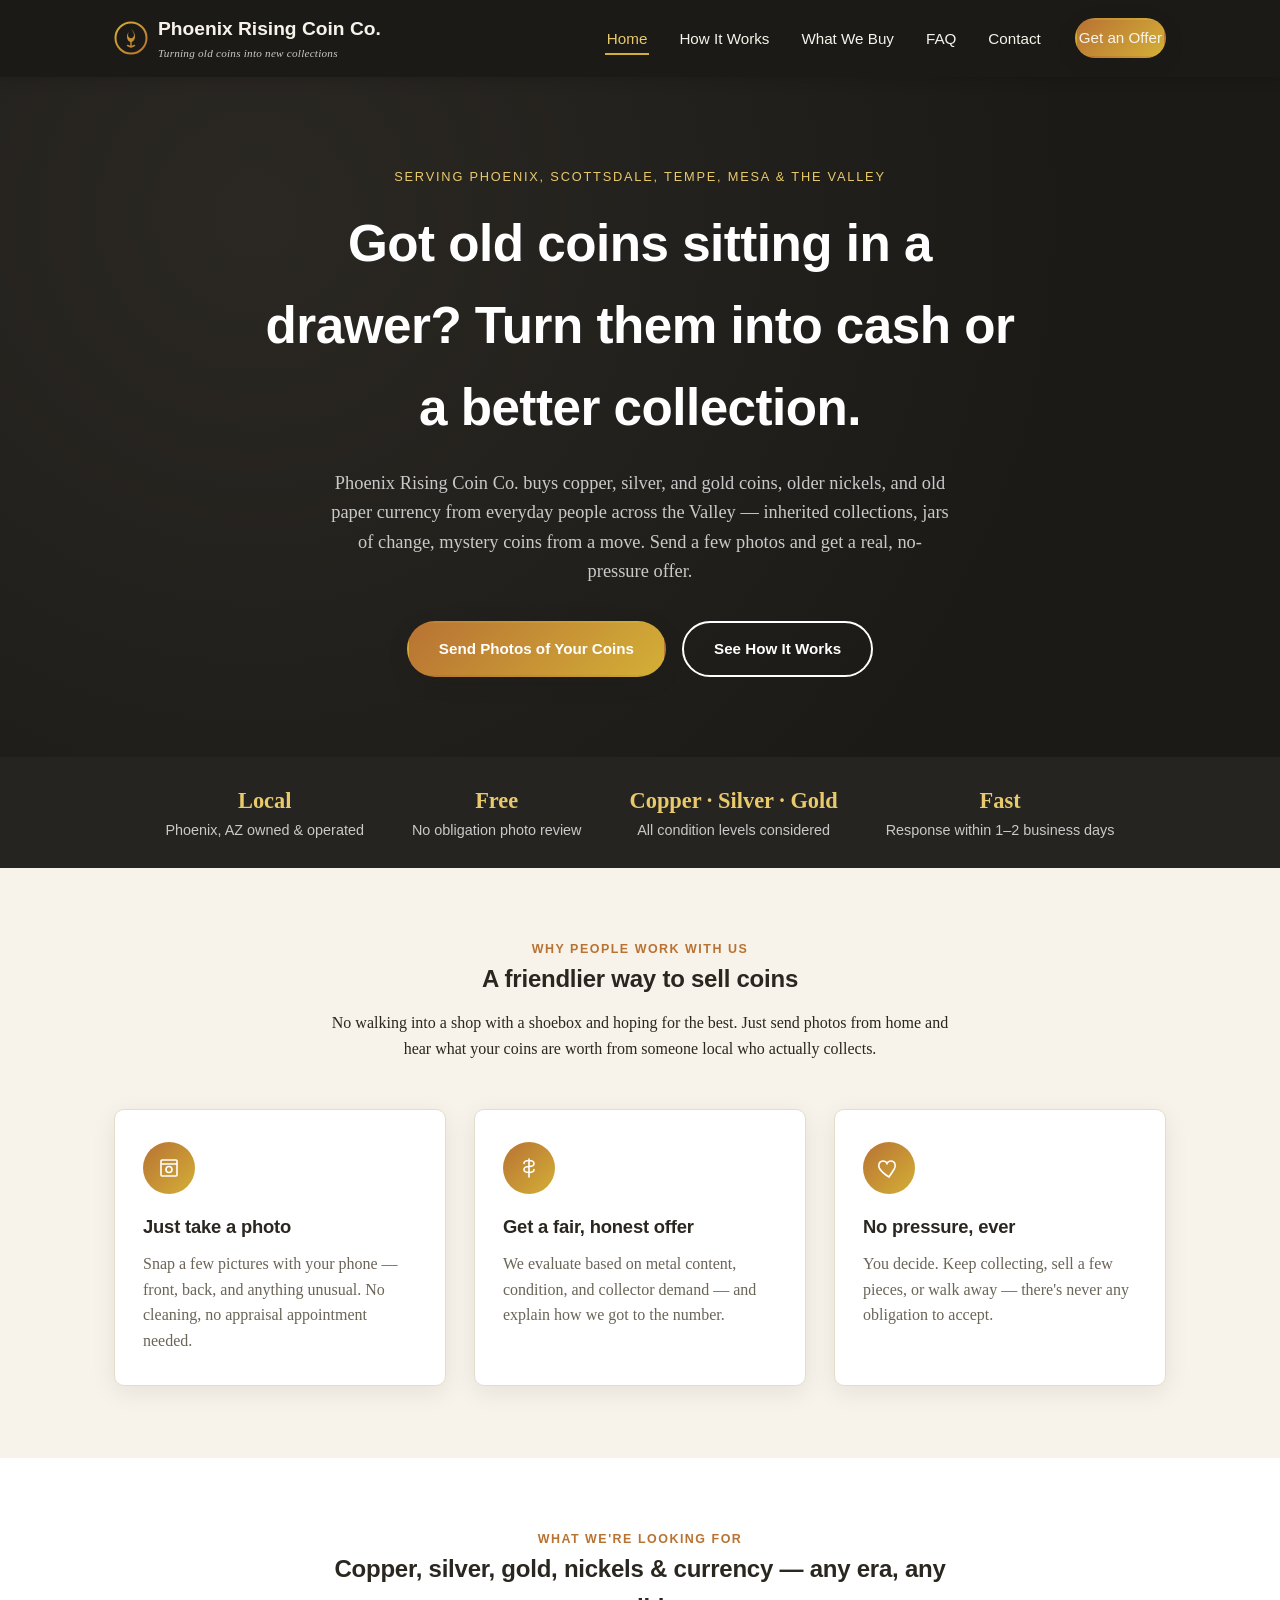
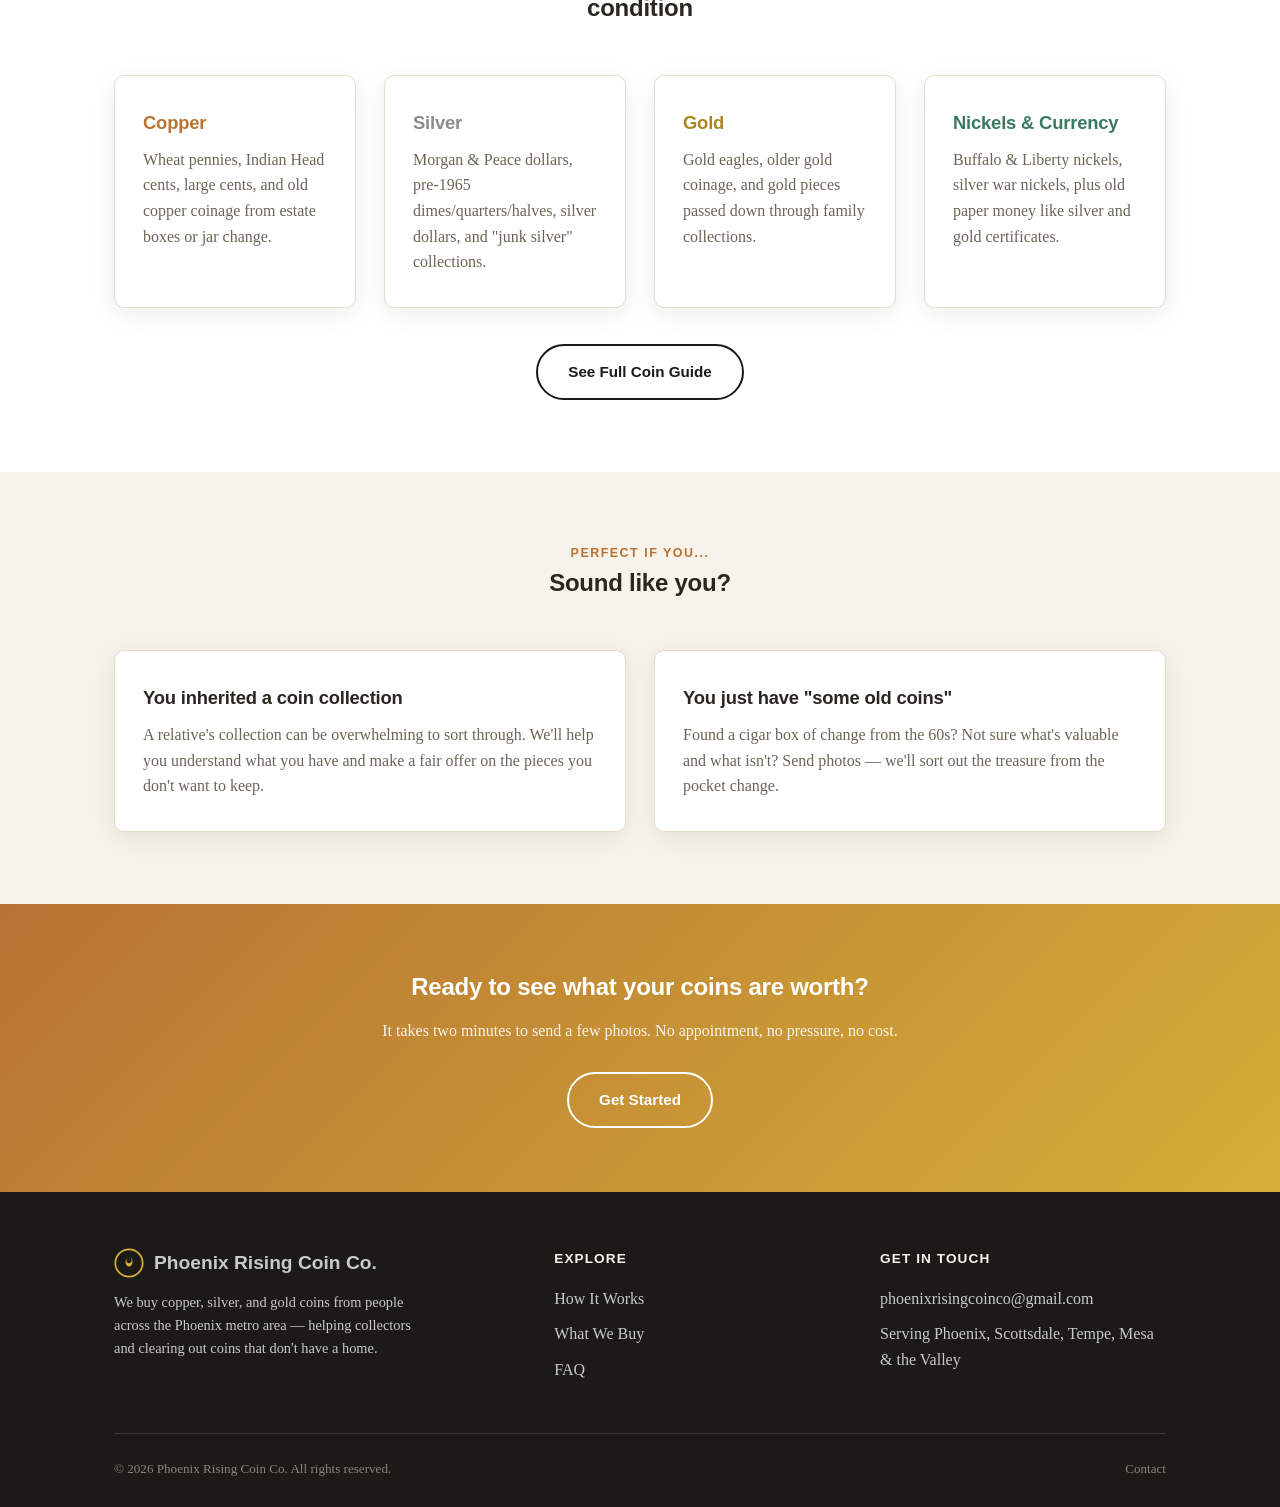
<file: index.html>
<!DOCTYPE html>
<html lang="en">
<head>
<meta charset="UTF-8">
<meta name="viewport" content="width=device-width, initial-scale=1.0">
<title>Phoenix Rising Coin Co. | We Buy Copper, Silver, Gold &amp; Currency in Phoenix, AZ</title>
<meta name="description" content="Have old copper, silver, or gold coins, older nickels, or old paper currency sitting in a drawer? Phoenix Rising Coin Co. buys coin collections and loose coins from people across the Phoenix, AZ metro area. Free, no-pressure offers — just send photos.">
<link rel="icon" href="data:,">
<meta name="google-site-verification" content="Gdh4G1ReEFZrILwEpnsmFMhboHp5uHVjGE1cC5fsAEg" />
<link rel="canonical" href="https://phoenixrisingcoinco.netlify.app/">
<link rel="stylesheet" href="css/style.css">
<script type="application/ld+json">
{
  "@context": "https://schema.org",
  "@type": "LocalBusiness",
  "name": "Phoenix Rising Coin Co.",
  "description": "We buy copper, silver, and gold coins, older nickels, and old paper currency from people across the Phoenix, AZ metro area. Free, no-obligation evaluations for inherited or unwanted coin collections.",
  "url": "https://phoenixrisingcoinco.netlify.app/",
  "email": "phoenixrisingcoinco@gmail.com",
  "areaServed": [
    { "@type": "City", "name": "Phoenix" },
    { "@type": "City", "name": "Scottsdale" },
    { "@type": "City", "name": "Tempe" },
    { "@type": "City", "name": "Mesa" },
    { "@type": "City", "name": "Glendale" },
    { "@type": "City", "name": "Chandler" }
  ],
  "address": {
    "@type": "PostalAddress",
    "addressLocality": "Phoenix",
    "addressRegion": "AZ",
    "addressCountry": "US"
  },
  "priceRange": "Free evaluation"
}
</script>
</head>
<body>

<header class="site-header">
  <div class="nav-wrap">
    <a href="index.html" class="brand">
      <svg width="34" height="34" viewBox="0 0 34 34" fill="none" xmlns="http://www.w3.org/2000/svg">
        <circle cx="17" cy="17" r="15.5" stroke="url(#g)" stroke-width="2"/>
        <path d="M17 8c1.8 2 3 3.8 3 6 0 2-1.3 3.2-3 3.2S14 16 14 14c0-1.6.7-3 1.6-4.3C14.6 11 13 13.2 13 15.5 13 18.5 14.8 21 17 21s4-2.5 4-5.5c0-3.4-2.2-6-4-7.5z" fill="url(#g)"/>
        <path d="M17 21v5M13.5 24.5 17 26l3.5-1.5" stroke="url(#g)" stroke-width="1.4" stroke-linecap="round" stroke-linejoin="round"/>
        <defs>
          <linearGradient id="g" x1="2" y1="2" x2="32" y2="32" gradientUnits="userSpaceOnUse">
            <stop stop-color="#d4af37"/>
            <stop offset="1" stop-color="#b87333"/>
          </linearGradient>
        </defs>
      </svg>
      <span>Phoenix Rising Coin Co.<span class="tagline">Turning old coins into new collections</span></span>
    </a>
    <button class="nav-toggle" aria-label="Toggle menu">&#9776;</button>
    <ul class="nav-links">
      <li><a href="index.html">Home</a></li>
      <li><a href="how-it-works.html">How It Works</a></li>
      <li><a href="what-we-buy.html">What We Buy</a></li>
      <li><a href="faq.html">FAQ</a></li>
      <li><a href="contact.html">Contact</a></li>
      <li><a href="contact.html" class="btn btn-primary">Get an Offer</a></li>
    </ul>
  </div>
</header>

<section class="hero">
  <div class="container">
    <div class="eyebrow">Serving Phoenix, Scottsdale, Tempe, Mesa &amp; the Valley</div>
    <h1>Got old coins sitting in a drawer? Turn them into cash or a better collection.</h1>
    <p class="lead">Phoenix Rising Coin Co. buys copper, silver, and gold coins, older nickels, and old paper currency from everyday people across the Valley — inherited collections, jars of change, mystery coins from a move. Send a few photos and get a real, no-pressure offer.</p>
    <div class="hero-actions">
      <a href="contact.html" class="btn btn-primary">Send Photos of Your Coins</a>
      <a href="how-it-works.html" class="btn btn-outline" style="border-color:#fff;color:#fff;">See How It Works</a>
    </div>
  </div>
</section>

<div class="trust-strip">
  <div class="container">
    <div><strong>Local</strong>Phoenix, AZ owned &amp; operated</div>
    <div><strong>Free</strong>No obligation photo review</div>
    <div><strong>Copper · Silver · Gold</strong>All condition levels considered</div>
    <div><strong>Fast</strong>Response within 1&ndash;2 business days</div>
  </div>
</div>

<section>
  <div class="container">
    <div class="section-head">
      <div class="eyebrow">Why people work with us</div>
      <h2>A friendlier way to sell coins</h2>
      <p>No walking into a shop with a shoebox and hoping for the best. Just send photos from home and hear what your coins are worth from someone local who actually collects.</p>
    </div>
    <div class="grid grid-3">
      <div class="card">
        <div class="icon">
          <svg width="24" height="24" viewBox="0 0 24 24" fill="none"><path d="M4 8V5a1 1 0 0 1 1-1h14a1 1 0 0 1 1 1v3M4 8h16v11a1 1 0 0 1-1 1H5a1 1 0 0 1-1-1V8Z" stroke="#fff" stroke-width="1.6"/><circle cx="12" cy="13.5" r="3" stroke="#fff" stroke-width="1.6"/></svg>
        </div>
        <h3>Just take a photo</h3>
        <p>Snap a few pictures with your phone — front, back, and anything unusual. No cleaning, no appraisal appointment needed.</p>
      </div>
      <div class="card">
        <div class="icon">
          <svg width="24" height="24" viewBox="0 0 24 24" fill="none"><path d="M12 3v18M7 7.5c0-1.9 2.2-3 5-3s5 1.1 5 3-2.2 3-5 3-5 1.1-5 3 2.2 3 5 3 5-1.1 5-3" stroke="#fff" stroke-width="1.6" stroke-linecap="round"/></svg>
        </div>
        <h3>Get a fair, honest offer</h3>
        <p>We evaluate based on metal content, condition, and collector demand — and explain how we got to the number.</p>
      </div>
      <div class="card">
        <div class="icon">
          <svg width="24" height="24" viewBox="0 0 24 24" fill="none"><path d="M12 21s-7-4.35-9.5-8.5C.7 8.8 2.4 5 6 5c2 0 3.5 1.2 4 2.4C10.5 6.2 12 5 14 5c3.6 0 5.3 3.8 3.5 7.5C15 16.65 12 21 12 21Z" stroke="#fff" stroke-width="1.6"/></svg>
        </div>
        <h3>No pressure, ever</h3>
        <p>You decide. Keep collecting, sell a few pieces, or walk away — there's never any obligation to accept.</p>
      </div>
    </div>
  </div>
</section>

<section class="alt">
  <div class="container">
    <div class="section-head">
      <div class="eyebrow">What we're looking for</div>
      <h2>Copper, silver, gold, nickels &amp; currency — any era, any condition</h2>
    </div>
    <div class="grid grid-4">
      <div class="card">
        <h3 style="color:var(--copper)">Copper</h3>
        <p>Wheat pennies, Indian Head cents, large cents, and old copper coinage from estate boxes or jar change.</p>
      </div>
      <div class="card">
        <h3 style="color:#8b8b8b">Silver</h3>
        <p>Morgan &amp; Peace dollars, pre-1965 dimes/quarters/halves, silver dollars, and "junk silver" collections.</p>
      </div>
      <div class="card">
        <h3 style="color:#a8871f">Gold</h3>
        <p>Gold eagles, older gold coinage, and gold pieces passed down through family collections.</p>
      </div>
      <div class="card">
        <h3 style="color:#3a7a5d">Nickels &amp; Currency</h3>
        <p>Buffalo &amp; Liberty nickels, silver war nickels, plus old paper money like silver and gold certificates.</p>
      </div>
    </div>
    <div style="text-align:center;margin-top:36px;">
      <a href="what-we-buy.html" class="btn btn-outline">See Full Coin Guide</a>
    </div>
  </div>
</section>

<section>
  <div class="container">
    <div class="section-head">
      <div class="eyebrow">Perfect if you...</div>
      <h2>Sound like you?</h2>
    </div>
    <div class="grid grid-2">
      <div class="card">
        <h3>You inherited a coin collection</h3>
        <p>A relative's collection can be overwhelming to sort through. We'll help you understand what you have and make a fair offer on the pieces you don't want to keep.</p>
      </div>
      <div class="card">
        <h3>You just have "some old coins"</h3>
        <p>Found a cigar box of change from the 60s? Not sure what's valuable and what isn't? Send photos — we'll sort out the treasure from the pocket change.</p>
      </div>
    </div>
  </div>
</section>

<section class="cta-band">
  <div class="container">
    <h2>Ready to see what your coins are worth?</h2>
    <p>It takes two minutes to send a few photos. No appointment, no pressure, no cost.</p>
    <a href="contact.html" class="btn btn-outline">Get Started</a>
  </div>
</section>

<footer class="site-footer">
  <div class="container">
    <div class="footer-grid">
      <div class="footer-brand">
        <a href="index.html" class="brand">
          <svg width="30" height="30" viewBox="0 0 34 34" fill="none" xmlns="http://www.w3.org/2000/svg">
            <circle cx="17" cy="17" r="15.5" stroke="#d4af37" stroke-width="2"/>
            <path d="M17 8c1.8 2 3 3.8 3 6 0 2-1.3 3.2-3 3.2S14 16 14 14c0-1.6.7-3 1.6-4.3C14.6 11 13 13.2 13 15.5 13 18.5 14.8 21 17 21s4-2.5 4-5.5c0-3.4-2.2-6-4-7.5z" fill="#d4af37"/>
          </svg>
          <span>Phoenix Rising Coin Co.</span>
        </a>
        <p>We buy copper, silver, and gold coins from people across the Phoenix metro area — helping collectors and clearing out coins that don't have a home.</p>
      </div>
      <div>
        <h4>Explore</h4>
        <ul>
          <li><a href="how-it-works.html">How It Works</a></li>
          <li><a href="what-we-buy.html">What We Buy</a></li>
          <li><a href="faq.html">FAQ</a></li>
        </ul>
      </div>
      <div>
        <h4>Get In Touch</h4>
        <ul>
          <li><a href="mailto:phoenixrisingcoinco@gmail.com">phoenixrisingcoinco@gmail.com</a></li>
          <li>Serving Phoenix, Scottsdale, Tempe, Mesa &amp; the Valley</li>
        </ul>
      </div>
    </div>
    <div class="footer-bottom">
      <span>&copy; 2026 Phoenix Rising Coin Co. All rights reserved.</span>
      <span><a href="contact.html">Contact</a></span>
    </div>
  </div>
</footer>

<script src="js/main.js"></script>
</body>
</html>
</file>
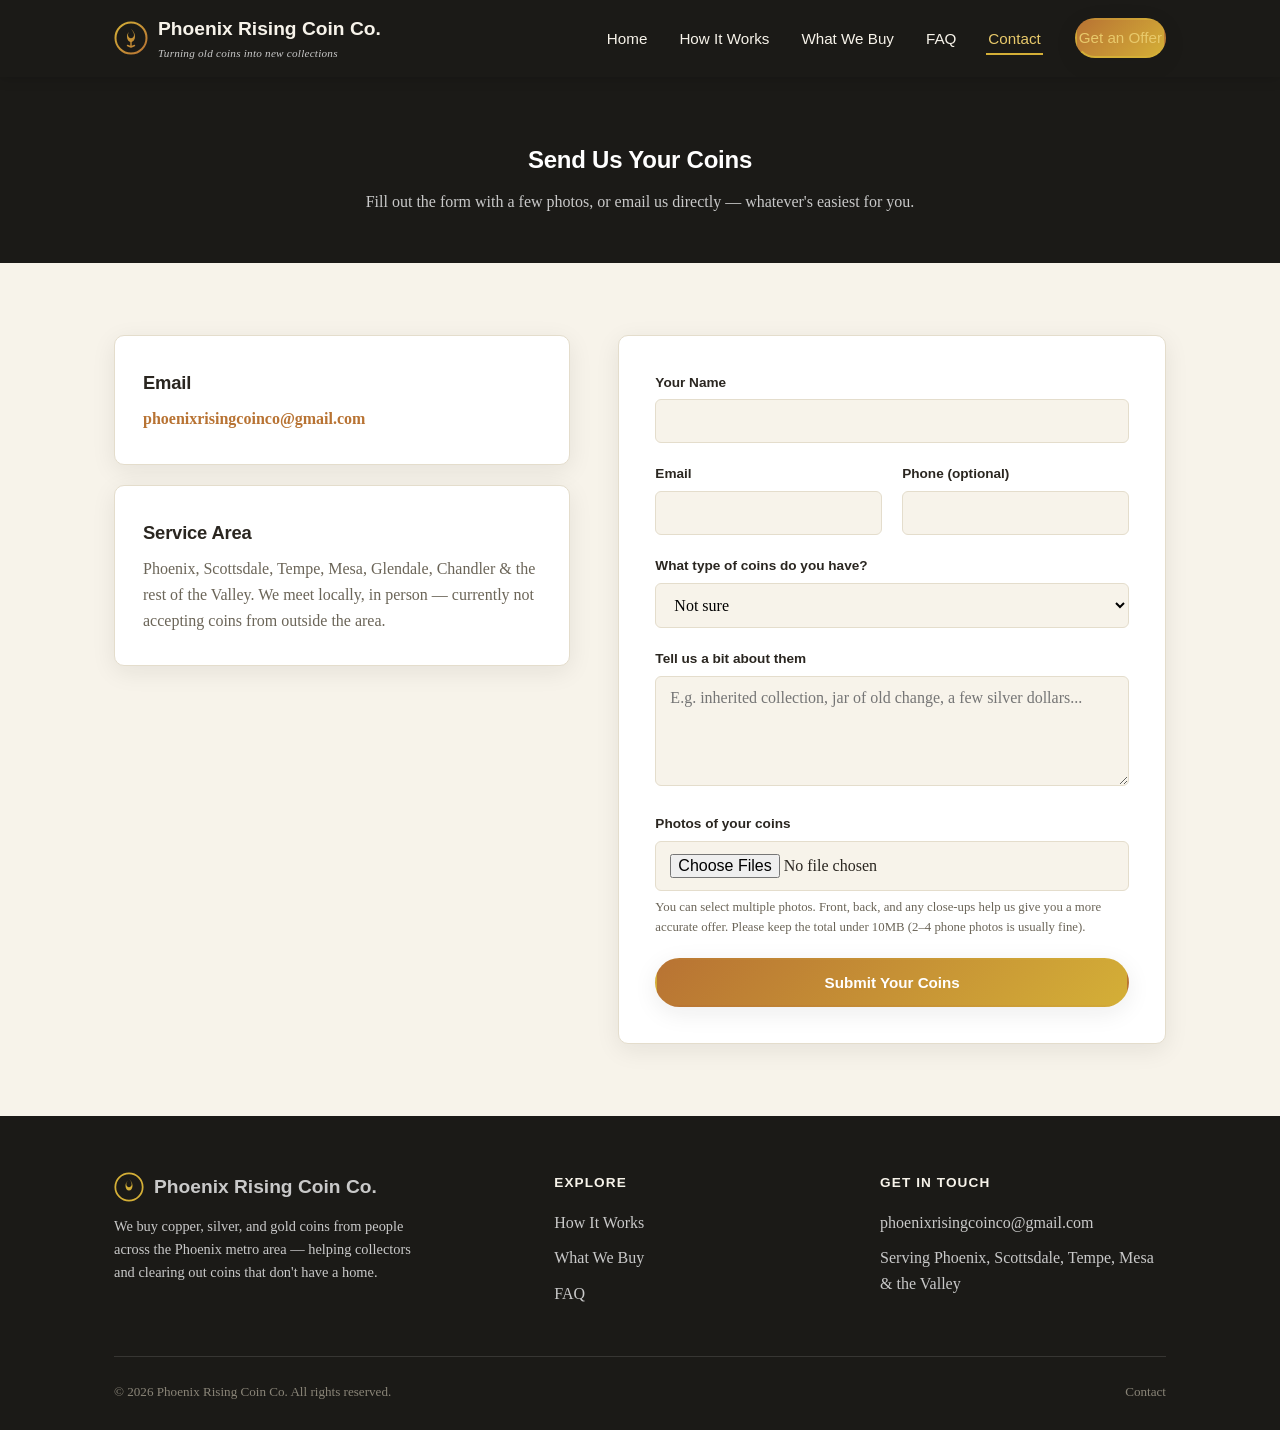
<file: contact.html>
<!DOCTYPE html>
<html lang="en">
<head>
<meta charset="UTF-8">
<meta name="viewport" content="width=device-width, initial-scale=1.0">
<title>Contact Us | Send Coin Photos | Phoenix Rising Coin Co.</title>
<meta name="description" content="Send photos of your copper, silver, or gold coins to Phoenix Rising Coin Co. for a free, no-obligation offer. Serving Phoenix, Scottsdale, Tempe, Mesa and the Valley.">
<link rel="icon" href="data:,">
<link rel="canonical" href="https://phoenixrisingcoinco.netlify.app/contact">
<link rel="stylesheet" href="css/style.css">
<script type="application/ld+json">
{
  "@context": "https://schema.org",
  "@type": "LocalBusiness",
  "name": "Phoenix Rising Coin Co.",
  "description": "We buy copper, silver, and gold coins, older nickels, and old paper currency from people across the Phoenix, AZ metro area. Free, no-obligation evaluations for inherited or unwanted coin collections.",
  "url": "https://phoenixrisingcoinco.netlify.app/",
  "email": "phoenixrisingcoinco@gmail.com",
  "areaServed": [
    { "@type": "City", "name": "Phoenix" },
    { "@type": "City", "name": "Scottsdale" },
    { "@type": "City", "name": "Tempe" },
    { "@type": "City", "name": "Mesa" },
    { "@type": "City", "name": "Glendale" },
    { "@type": "City", "name": "Chandler" }
  ],
  "address": {
    "@type": "PostalAddress",
    "addressLocality": "Phoenix",
    "addressRegion": "AZ",
    "addressCountry": "US"
  },
  "priceRange": "Free evaluation"
}
</script>
</head>
<body>

<header class="site-header">
  <div class="nav-wrap">
    <a href="index.html" class="brand">
      <svg width="34" height="34" viewBox="0 0 34 34" fill="none" xmlns="http://www.w3.org/2000/svg">
        <circle cx="17" cy="17" r="15.5" stroke="url(#g)" stroke-width="2"/>
        <path d="M17 8c1.8 2 3 3.8 3 6 0 2-1.3 3.2-3 3.2S14 16 14 14c0-1.6.7-3 1.6-4.3C14.6 11 13 13.2 13 15.5 13 18.5 14.8 21 17 21s4-2.5 4-5.5c0-3.4-2.2-6-4-7.5z" fill="url(#g)"/>
        <path d="M17 21v5M13.5 24.5 17 26l3.5-1.5" stroke="url(#g)" stroke-width="1.4" stroke-linecap="round" stroke-linejoin="round"/>
        <defs>
          <linearGradient id="g" x1="2" y1="2" x2="32" y2="32" gradientUnits="userSpaceOnUse">
            <stop stop-color="#d4af37"/>
            <stop offset="1" stop-color="#b87333"/>
          </linearGradient>
        </defs>
      </svg>
      <span>Phoenix Rising Coin Co.<span class="tagline">Turning old coins into new collections</span></span>
    </a>
    <button class="nav-toggle" aria-label="Toggle menu">&#9776;</button>
    <ul class="nav-links">
      <li><a href="index.html">Home</a></li>
      <li><a href="how-it-works.html">How It Works</a></li>
      <li><a href="what-we-buy.html">What We Buy</a></li>
      <li><a href="faq.html">FAQ</a></li>
      <li><a href="contact.html">Contact</a></li>
      <li><a href="contact.html" class="btn btn-primary">Get an Offer</a></li>
    </ul>
  </div>
</header>

<section class="page-header">
  <div class="container">
    <h1>Send Us Your Coins</h1>
    <p>Fill out the form with a few photos, or email us directly — whatever's easiest for you.</p>
  </div>
</section>

<section>
  <div class="container">
    <div class="contact-layout">

      <div class="contact-info">
        <div class="card">
          <h3>Email</h3>
          <p><a href="mailto:phoenixrisingcoinco@gmail.com">phoenixrisingcoinco@gmail.com</a></p>
        </div>
        <div class="card">
          <h3>Service Area</h3>
          <p>Phoenix, Scottsdale, Tempe, Mesa, Glendale, Chandler &amp; the rest of the Valley. We meet locally, in person — currently not accepting coins from outside the area.</p>
        </div>
      </div>

      <div class="form-card">
        <form id="coin-contact-form" action="https://formsubmit.co/phoenixrisingcoinco@gmail.com" method="POST" enctype="multipart/form-data">
          <!-- honeypot field to reduce spam (FormSubmit convention) -->
          <input type="text" name="_honey" style="display:none" tabindex="-1" autocomplete="off">
          <input type="hidden" name="_subject" value="New coin submission from website">
          <input type="hidden" name="_template" value="table">
          <input type="hidden" name="_next" value="https://phoenixrisingcoinco.netlify.app/thanks.html">

          <div class="form-row">
            <label for="name">Your Name</label>
            <input type="text" id="name" name="Name" required>
          </div>

          <div class="grid grid-2" style="gap:20px;">
            <div class="form-row">
              <label for="email">Email</label>
              <input type="email" id="email" name="Email" required>
            </div>
            <div class="form-row">
              <label for="phone">Phone (optional)</label>
              <input type="tel" id="phone" name="Phone">
            </div>
          </div>

          <div class="form-row">
            <label for="metal">What type of coins do you have?</label>
            <select id="metal" name="Coin Type">
              <option>Not sure</option>
              <option>Copper</option>
              <option>Silver</option>
              <option>Gold</option>
              <option>Mixed collection</option>
            </select>
          </div>

          <div class="form-row">
            <label for="message">Tell us a bit about them</label>
            <textarea id="message" name="Message" placeholder="E.g. inherited collection, jar of old change, a few silver dollars..."></textarea>
          </div>

          <div class="form-row">
            <label for="photos">Photos of your coins</label>
            <input type="file" id="photos" name="Photos" accept="image/*" multiple>
            <div class="form-hint">You can select multiple photos. Front, back, and any close-ups help us give you a more accurate offer. Please keep the total under 10MB (2&ndash;4 phone photos is usually fine).</div>
          </div>

          <button type="submit" class="btn btn-primary btn-block">Submit Your Coins</button>
        </form>
      </div>

    </div>
  </div>
</section>

<footer class="site-footer">
  <div class="container">
    <div class="footer-grid">
      <div class="footer-brand">
        <a href="index.html" class="brand">
          <svg width="30" height="30" viewBox="0 0 34 34" fill="none" xmlns="http://www.w3.org/2000/svg">
            <circle cx="17" cy="17" r="15.5" stroke="#d4af37" stroke-width="2"/>
            <path d="M17 8c1.8 2 3 3.8 3 6 0 2-1.3 3.2-3 3.2S14 16 14 14c0-1.6.7-3 1.6-4.3C14.6 11 13 13.2 13 15.5 13 18.5 14.8 21 17 21s4-2.5 4-5.5c0-3.4-2.2-6-4-7.5z" fill="#d4af37"/>
          </svg>
          <span>Phoenix Rising Coin Co.</span>
        </a>
        <p>We buy copper, silver, and gold coins from people across the Phoenix metro area — helping collectors and clearing out coins that don't have a home.</p>
      </div>
      <div>
        <h4>Explore</h4>
        <ul>
          <li><a href="how-it-works.html">How It Works</a></li>
          <li><a href="what-we-buy.html">What We Buy</a></li>
          <li><a href="faq.html">FAQ</a></li>
        </ul>
      </div>
      <div>
        <h4>Get In Touch</h4>
        <ul>
          <li><a href="mailto:phoenixrisingcoinco@gmail.com">phoenixrisingcoinco@gmail.com</a></li>
          <li>Serving Phoenix, Scottsdale, Tempe, Mesa &amp; the Valley</li>
        </ul>
      </div>
    </div>
    <div class="footer-bottom">
      <span>&copy; 2026 Phoenix Rising Coin Co. All rights reserved.</span>
      <span><a href="contact.html">Contact</a></span>
    </div>
  </div>
</footer>

<script src="js/main.js"></script>
</body>
</html>
</file>
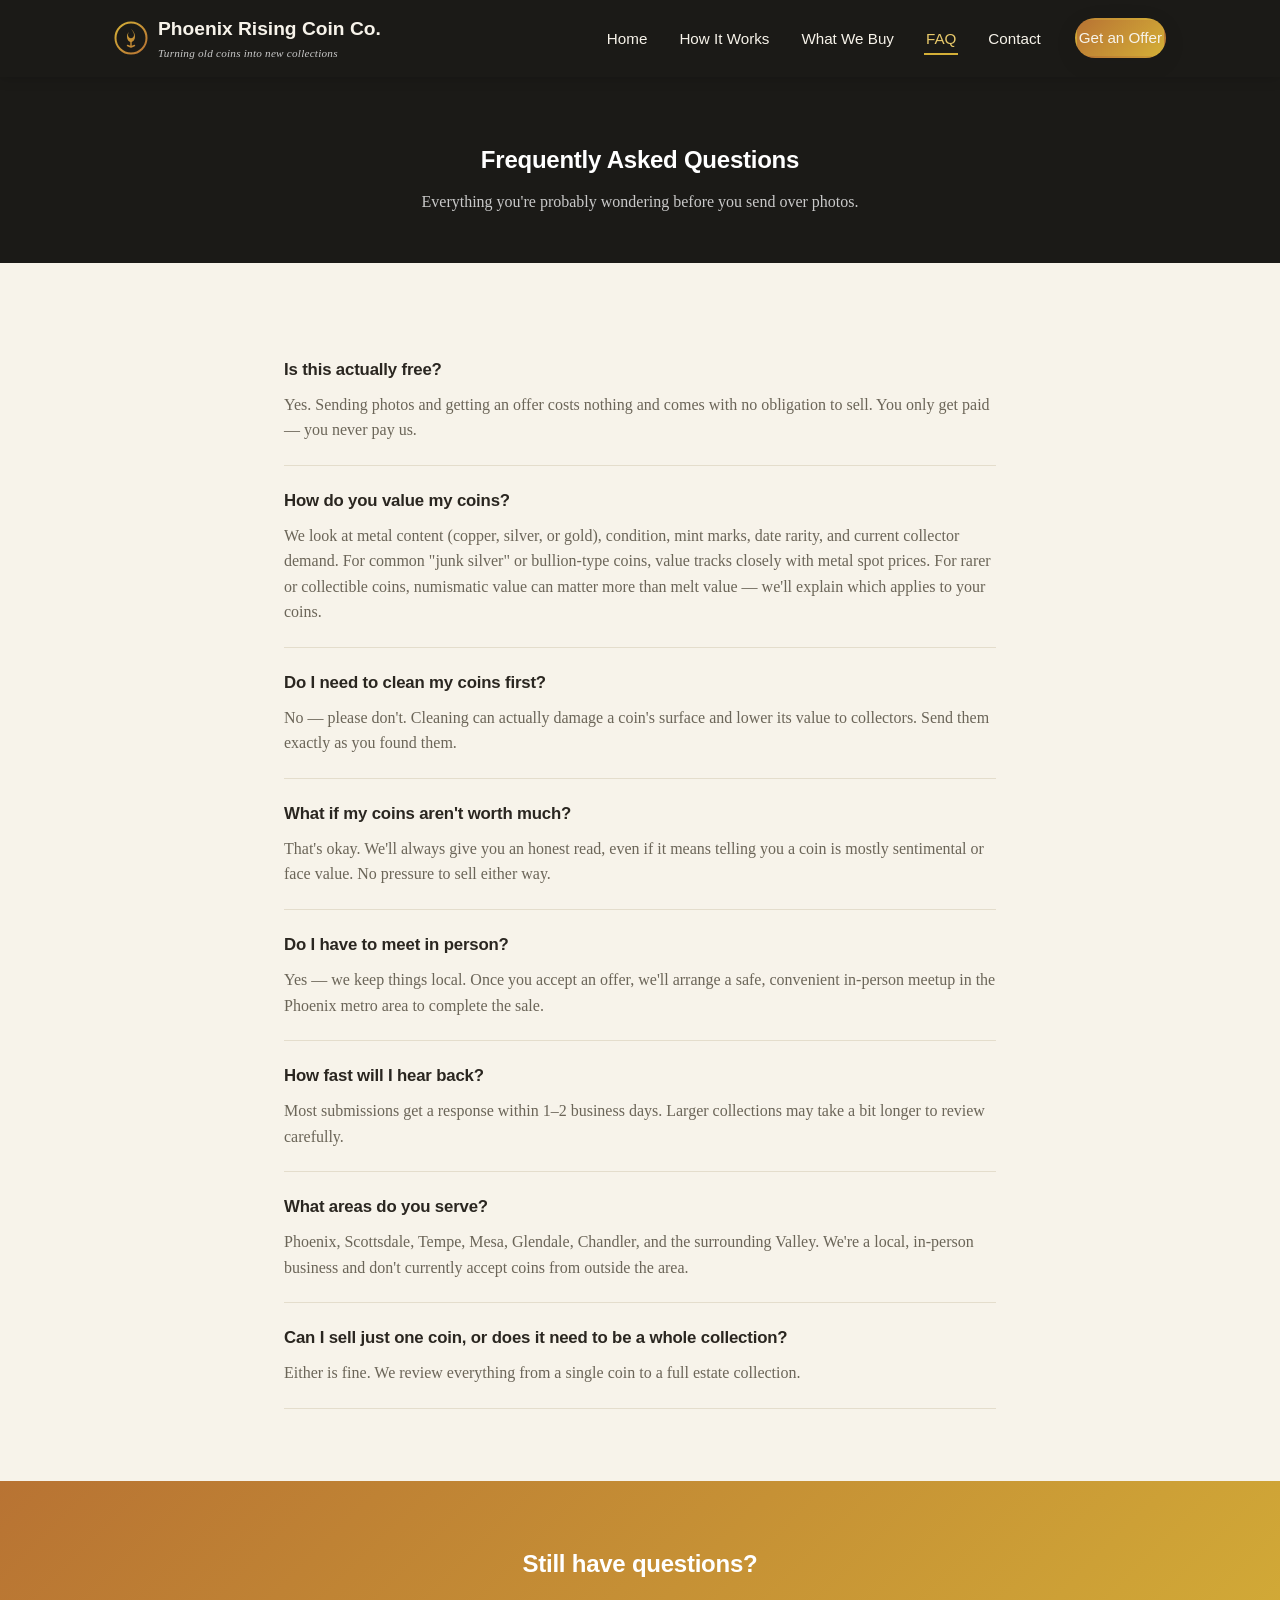
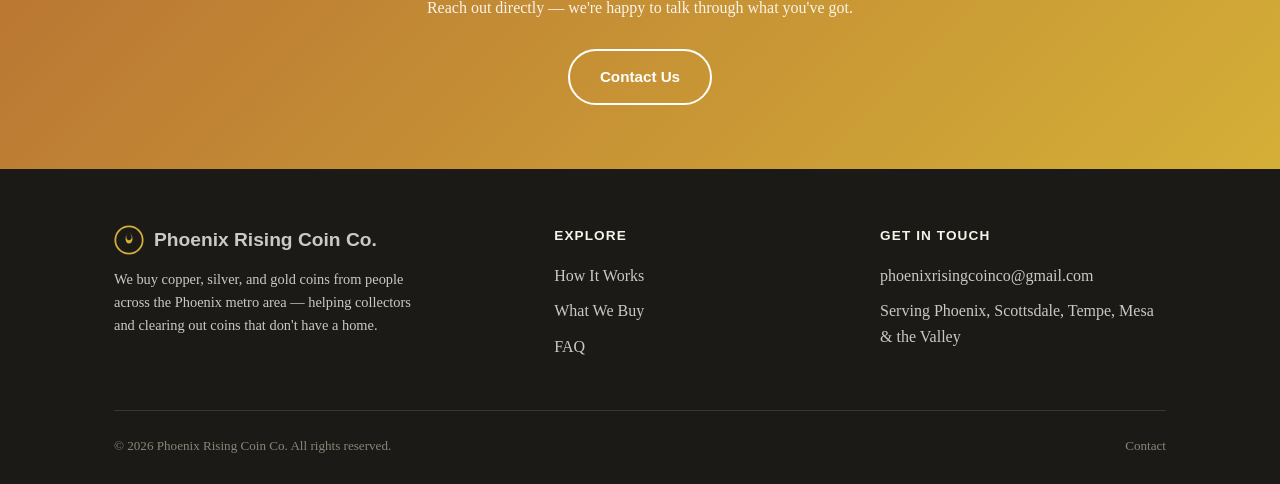
<file: faq.html>
<!DOCTYPE html>
<html lang="en">
<head>
<meta charset="UTF-8">
<meta name="viewport" content="width=device-width, initial-scale=1.0">
<title>FAQ | Phoenix Rising Coin Co.</title>
<meta name="description" content="Answers to common questions about selling coins to Phoenix Rising Coin Co. — is it free, how are coins valued, how local meetups work, and more.">
<link rel="icon" href="data:,">
<link rel="canonical" href="https://phoenixrisingcoinco.netlify.app/faq">
<link rel="stylesheet" href="css/style.css">
<script type="application/ld+json">
{
  "@context": "https://schema.org",
  "@type": "LocalBusiness",
  "name": "Phoenix Rising Coin Co.",
  "description": "We buy copper, silver, and gold coins, older nickels, and old paper currency from people across the Phoenix, AZ metro area. Free, no-obligation evaluations for inherited or unwanted coin collections.",
  "url": "https://phoenixrisingcoinco.netlify.app/",
  "email": "phoenixrisingcoinco@gmail.com",
  "areaServed": [
    { "@type": "City", "name": "Phoenix" },
    { "@type": "City", "name": "Scottsdale" },
    { "@type": "City", "name": "Tempe" },
    { "@type": "City", "name": "Mesa" },
    { "@type": "City", "name": "Glendale" },
    { "@type": "City", "name": "Chandler" }
  ],
  "address": {
    "@type": "PostalAddress",
    "addressLocality": "Phoenix",
    "addressRegion": "AZ",
    "addressCountry": "US"
  },
  "priceRange": "Free evaluation"
}
</script>
</head>
<body>

<header class="site-header">
  <div class="nav-wrap">
    <a href="index.html" class="brand">
      <svg width="34" height="34" viewBox="0 0 34 34" fill="none" xmlns="http://www.w3.org/2000/svg">
        <circle cx="17" cy="17" r="15.5" stroke="url(#g)" stroke-width="2"/>
        <path d="M17 8c1.8 2 3 3.8 3 6 0 2-1.3 3.2-3 3.2S14 16 14 14c0-1.6.7-3 1.6-4.3C14.6 11 13 13.2 13 15.5 13 18.5 14.8 21 17 21s4-2.5 4-5.5c0-3.4-2.2-6-4-7.5z" fill="url(#g)"/>
        <path d="M17 21v5M13.5 24.5 17 26l3.5-1.5" stroke="url(#g)" stroke-width="1.4" stroke-linecap="round" stroke-linejoin="round"/>
        <defs>
          <linearGradient id="g" x1="2" y1="2" x2="32" y2="32" gradientUnits="userSpaceOnUse">
            <stop stop-color="#d4af37"/>
            <stop offset="1" stop-color="#b87333"/>
          </linearGradient>
        </defs>
      </svg>
      <span>Phoenix Rising Coin Co.<span class="tagline">Turning old coins into new collections</span></span>
    </a>
    <button class="nav-toggle" aria-label="Toggle menu">&#9776;</button>
    <ul class="nav-links">
      <li><a href="index.html">Home</a></li>
      <li><a href="how-it-works.html">How It Works</a></li>
      <li><a href="what-we-buy.html">What We Buy</a></li>
      <li><a href="faq.html">FAQ</a></li>
      <li><a href="contact.html">Contact</a></li>
      <li><a href="contact.html" class="btn btn-primary">Get an Offer</a></li>
    </ul>
  </div>
</header>

<section class="page-header">
  <div class="container">
    <h1>Frequently Asked Questions</h1>
    <p>Everything you're probably wondering before you send over photos.</p>
  </div>
</section>

<section>
  <div class="container" style="max-width:760px;">

    <div class="faq-item">
      <h3>Is this actually free?</h3>
      <p>Yes. Sending photos and getting an offer costs nothing and comes with no obligation to sell. You only get paid — you never pay us.</p>
    </div>

    <div class="faq-item">
      <h3>How do you value my coins?</h3>
      <p>We look at metal content (copper, silver, or gold), condition, mint marks, date rarity, and current collector demand. For common "junk silver" or bullion-type coins, value tracks closely with metal spot prices. For rarer or collectible coins, numismatic value can matter more than melt value — we'll explain which applies to your coins.</p>
    </div>

    <div class="faq-item">
      <h3>Do I need to clean my coins first?</h3>
      <p>No — please don't. Cleaning can actually damage a coin's surface and lower its value to collectors. Send them exactly as you found them.</p>
    </div>

    <div class="faq-item">
      <h3>What if my coins aren't worth much?</h3>
      <p>That's okay. We'll always give you an honest read, even if it means telling you a coin is mostly sentimental or face value. No pressure to sell either way.</p>
    </div>

    <div class="faq-item">
      <h3>Do I have to meet in person?</h3>
      <p>Yes — we keep things local. Once you accept an offer, we'll arrange a safe, convenient in-person meetup in the Phoenix metro area to complete the sale.</p>
    </div>

    <div class="faq-item">
      <h3>How fast will I hear back?</h3>
      <p>Most submissions get a response within 1&ndash;2 business days. Larger collections may take a bit longer to review carefully.</p>
    </div>

    <div class="faq-item">
      <h3>What areas do you serve?</h3>
      <p>Phoenix, Scottsdale, Tempe, Mesa, Glendale, Chandler, and the surrounding Valley. We're a local, in-person business and don't currently accept coins from outside the area.</p>
    </div>

    <div class="faq-item">
      <h3>Can I sell just one coin, or does it need to be a whole collection?</h3>
      <p>Either is fine. We review everything from a single coin to a full estate collection.</p>
    </div>

  </div>
</section>

<section class="cta-band">
  <div class="container">
    <h2>Still have questions?</h2>
    <p>Reach out directly — we're happy to talk through what you've got.</p>
    <a href="contact.html" class="btn btn-outline">Contact Us</a>
  </div>
</section>

<footer class="site-footer">
  <div class="container">
    <div class="footer-grid">
      <div class="footer-brand">
        <a href="index.html" class="brand">
          <svg width="30" height="30" viewBox="0 0 34 34" fill="none" xmlns="http://www.w3.org/2000/svg">
            <circle cx="17" cy="17" r="15.5" stroke="#d4af37" stroke-width="2"/>
            <path d="M17 8c1.8 2 3 3.8 3 6 0 2-1.3 3.2-3 3.2S14 16 14 14c0-1.6.7-3 1.6-4.3C14.6 11 13 13.2 13 15.5 13 18.5 14.8 21 17 21s4-2.5 4-5.5c0-3.4-2.2-6-4-7.5z" fill="#d4af37"/>
          </svg>
          <span>Phoenix Rising Coin Co.</span>
        </a>
        <p>We buy copper, silver, and gold coins from people across the Phoenix metro area — helping collectors and clearing out coins that don't have a home.</p>
      </div>
      <div>
        <h4>Explore</h4>
        <ul>
          <li><a href="how-it-works.html">How It Works</a></li>
          <li><a href="what-we-buy.html">What We Buy</a></li>
          <li><a href="faq.html">FAQ</a></li>
        </ul>
      </div>
      <div>
        <h4>Get In Touch</h4>
        <ul>
          <li><a href="mailto:phoenixrisingcoinco@gmail.com">phoenixrisingcoinco@gmail.com</a></li>
          <li>Serving Phoenix, Scottsdale, Tempe, Mesa &amp; the Valley</li>
        </ul>
      </div>
    </div>
    <div class="footer-bottom">
      <span>&copy; 2026 Phoenix Rising Coin Co. All rights reserved.</span>
      <span><a href="contact.html">Contact</a></span>
    </div>
  </div>
</footer>

<script src="js/main.js"></script>
</body>
</html>
</file>
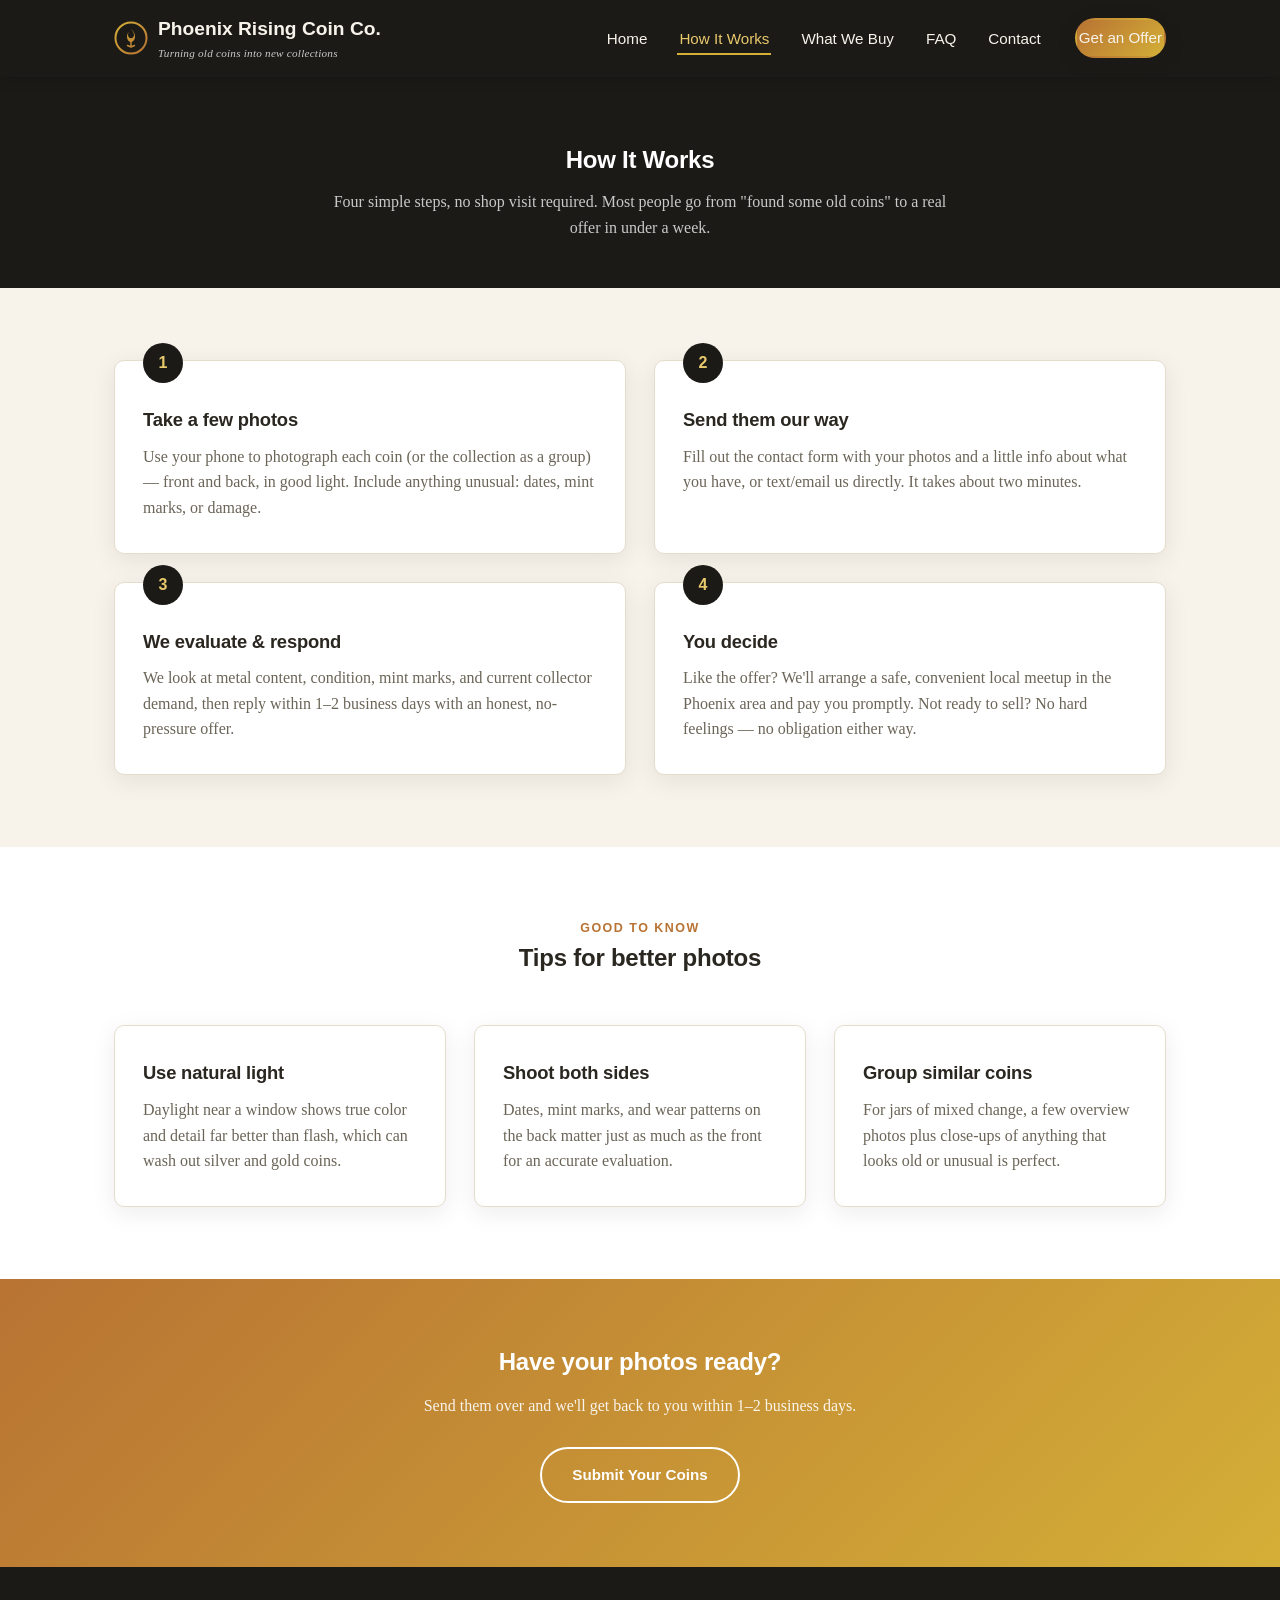
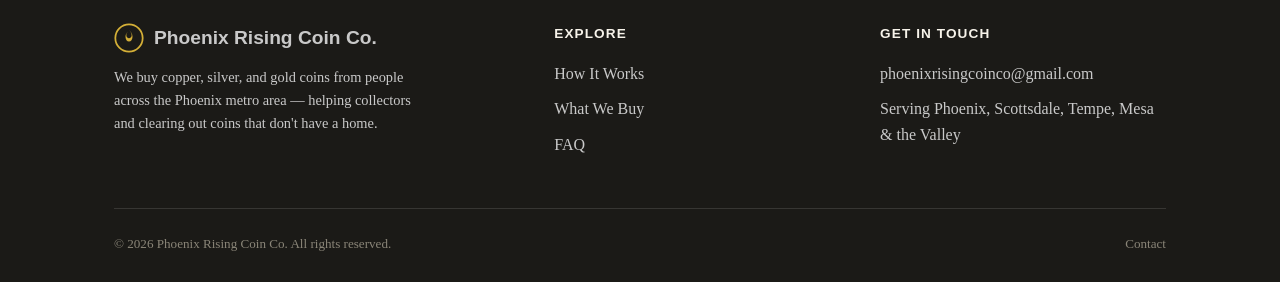
<file: how-it-works.html>
<!DOCTYPE html>
<html lang="en">
<head>
<meta charset="UTF-8">
<meta name="viewport" content="width=device-width, initial-scale=1.0">
<title>How It Works | Phoenix Rising Coin Co.</title>
<meta name="description" content="See exactly how selling your coins to Phoenix Rising Coin Co. works — from sending photos to getting paid. Simple, four-step process with no obligation.">
<link rel="icon" href="data:,">
<link rel="canonical" href="https://phoenixrisingcoinco.netlify.app/how-it-works">
<link rel="stylesheet" href="css/style.css">
<script type="application/ld+json">
{
  "@context": "https://schema.org",
  "@type": "LocalBusiness",
  "name": "Phoenix Rising Coin Co.",
  "description": "We buy copper, silver, and gold coins, older nickels, and old paper currency from people across the Phoenix, AZ metro area. Free, no-obligation evaluations for inherited or unwanted coin collections.",
  "url": "https://phoenixrisingcoinco.netlify.app/",
  "email": "phoenixrisingcoinco@gmail.com",
  "areaServed": [
    { "@type": "City", "name": "Phoenix" },
    { "@type": "City", "name": "Scottsdale" },
    { "@type": "City", "name": "Tempe" },
    { "@type": "City", "name": "Mesa" },
    { "@type": "City", "name": "Glendale" },
    { "@type": "City", "name": "Chandler" }
  ],
  "address": {
    "@type": "PostalAddress",
    "addressLocality": "Phoenix",
    "addressRegion": "AZ",
    "addressCountry": "US"
  },
  "priceRange": "Free evaluation"
}
</script>
</head>
<body>

<header class="site-header">
  <div class="nav-wrap">
    <a href="index.html" class="brand">
      <svg width="34" height="34" viewBox="0 0 34 34" fill="none" xmlns="http://www.w3.org/2000/svg">
        <circle cx="17" cy="17" r="15.5" stroke="url(#g)" stroke-width="2"/>
        <path d="M17 8c1.8 2 3 3.8 3 6 0 2-1.3 3.2-3 3.2S14 16 14 14c0-1.6.7-3 1.6-4.3C14.6 11 13 13.2 13 15.5 13 18.5 14.8 21 17 21s4-2.5 4-5.5c0-3.4-2.2-6-4-7.5z" fill="url(#g)"/>
        <path d="M17 21v5M13.5 24.5 17 26l3.5-1.5" stroke="url(#g)" stroke-width="1.4" stroke-linecap="round" stroke-linejoin="round"/>
        <defs>
          <linearGradient id="g" x1="2" y1="2" x2="32" y2="32" gradientUnits="userSpaceOnUse">
            <stop stop-color="#d4af37"/>
            <stop offset="1" stop-color="#b87333"/>
          </linearGradient>
        </defs>
      </svg>
      <span>Phoenix Rising Coin Co.<span class="tagline">Turning old coins into new collections</span></span>
    </a>
    <button class="nav-toggle" aria-label="Toggle menu">&#9776;</button>
    <ul class="nav-links">
      <li><a href="index.html">Home</a></li>
      <li><a href="how-it-works.html">How It Works</a></li>
      <li><a href="what-we-buy.html">What We Buy</a></li>
      <li><a href="faq.html">FAQ</a></li>
      <li><a href="contact.html">Contact</a></li>
      <li><a href="contact.html" class="btn btn-primary">Get an Offer</a></li>
    </ul>
  </div>
</header>

<section class="page-header">
  <div class="container">
    <h1>How It Works</h1>
    <p>Four simple steps, no shop visit required. Most people go from "found some old coins" to a real offer in under a week.</p>
  </div>
</section>

<section>
  <div class="container">
    <div class="grid grid-2">
      <div class="card step-card">
        <div class="step-num">1</div>
        <h3>Take a few photos</h3>
        <p>Use your phone to photograph each coin (or the collection as a group) — front and back, in good light. Include anything unusual: dates, mint marks, or damage.</p>
      </div>
      <div class="card step-card">
        <div class="step-num">2</div>
        <h3>Send them our way</h3>
        <p>Fill out the contact form with your photos and a little info about what you have, or text/email us directly. It takes about two minutes.</p>
      </div>
      <div class="card step-card">
        <div class="step-num">3</div>
        <h3>We evaluate &amp; respond</h3>
        <p>We look at metal content, condition, mint marks, and current collector demand, then reply within 1&ndash;2 business days with an honest, no-pressure offer.</p>
      </div>
      <div class="card step-card">
        <div class="step-num">4</div>
        <h3>You decide</h3>
        <p>Like the offer? We'll arrange a safe, convenient local meetup in the Phoenix area and pay you promptly. Not ready to sell? No hard feelings — no obligation either way.</p>
      </div>
    </div>
  </div>
</section>

<section class="alt">
  <div class="container">
    <div class="section-head">
      <div class="eyebrow">Good to know</div>
      <h2>Tips for better photos</h2>
    </div>
    <div class="grid grid-3">
      <div class="card">
        <h3>Use natural light</h3>
        <p>Daylight near a window shows true color and detail far better than flash, which can wash out silver and gold coins.</p>
      </div>
      <div class="card">
        <h3>Shoot both sides</h3>
        <p>Dates, mint marks, and wear patterns on the back matter just as much as the front for an accurate evaluation.</p>
      </div>
      <div class="card">
        <h3>Group similar coins</h3>
        <p>For jars of mixed change, a few overview photos plus close-ups of anything that looks old or unusual is perfect.</p>
      </div>
    </div>
  </div>
</section>

<section class="cta-band">
  <div class="container">
    <h2>Have your photos ready?</h2>
    <p>Send them over and we'll get back to you within 1&ndash;2 business days.</p>
    <a href="contact.html" class="btn btn-outline">Submit Your Coins</a>
  </div>
</section>

<footer class="site-footer">
  <div class="container">
    <div class="footer-grid">
      <div class="footer-brand">
        <a href="index.html" class="brand">
          <svg width="30" height="30" viewBox="0 0 34 34" fill="none" xmlns="http://www.w3.org/2000/svg">
            <circle cx="17" cy="17" r="15.5" stroke="#d4af37" stroke-width="2"/>
            <path d="M17 8c1.8 2 3 3.8 3 6 0 2-1.3 3.2-3 3.2S14 16 14 14c0-1.6.7-3 1.6-4.3C14.6 11 13 13.2 13 15.5 13 18.5 14.8 21 17 21s4-2.5 4-5.5c0-3.4-2.2-6-4-7.5z" fill="#d4af37"/>
          </svg>
          <span>Phoenix Rising Coin Co.</span>
        </a>
        <p>We buy copper, silver, and gold coins from people across the Phoenix metro area — helping collectors and clearing out coins that don't have a home.</p>
      </div>
      <div>
        <h4>Explore</h4>
        <ul>
          <li><a href="how-it-works.html">How It Works</a></li>
          <li><a href="what-we-buy.html">What We Buy</a></li>
          <li><a href="faq.html">FAQ</a></li>
        </ul>
      </div>
      <div>
        <h4>Get In Touch</h4>
        <ul>
          <li><a href="mailto:phoenixrisingcoinco@gmail.com">phoenixrisingcoinco@gmail.com</a></li>
          <li>Serving Phoenix, Scottsdale, Tempe, Mesa &amp; the Valley</li>
        </ul>
      </div>
    </div>
    <div class="footer-bottom">
      <span>&copy; 2026 Phoenix Rising Coin Co. All rights reserved.</span>
      <span><a href="contact.html">Contact</a></span>
    </div>
  </div>
</footer>

<script src="js/main.js"></script>
</body>
</html>
</file>
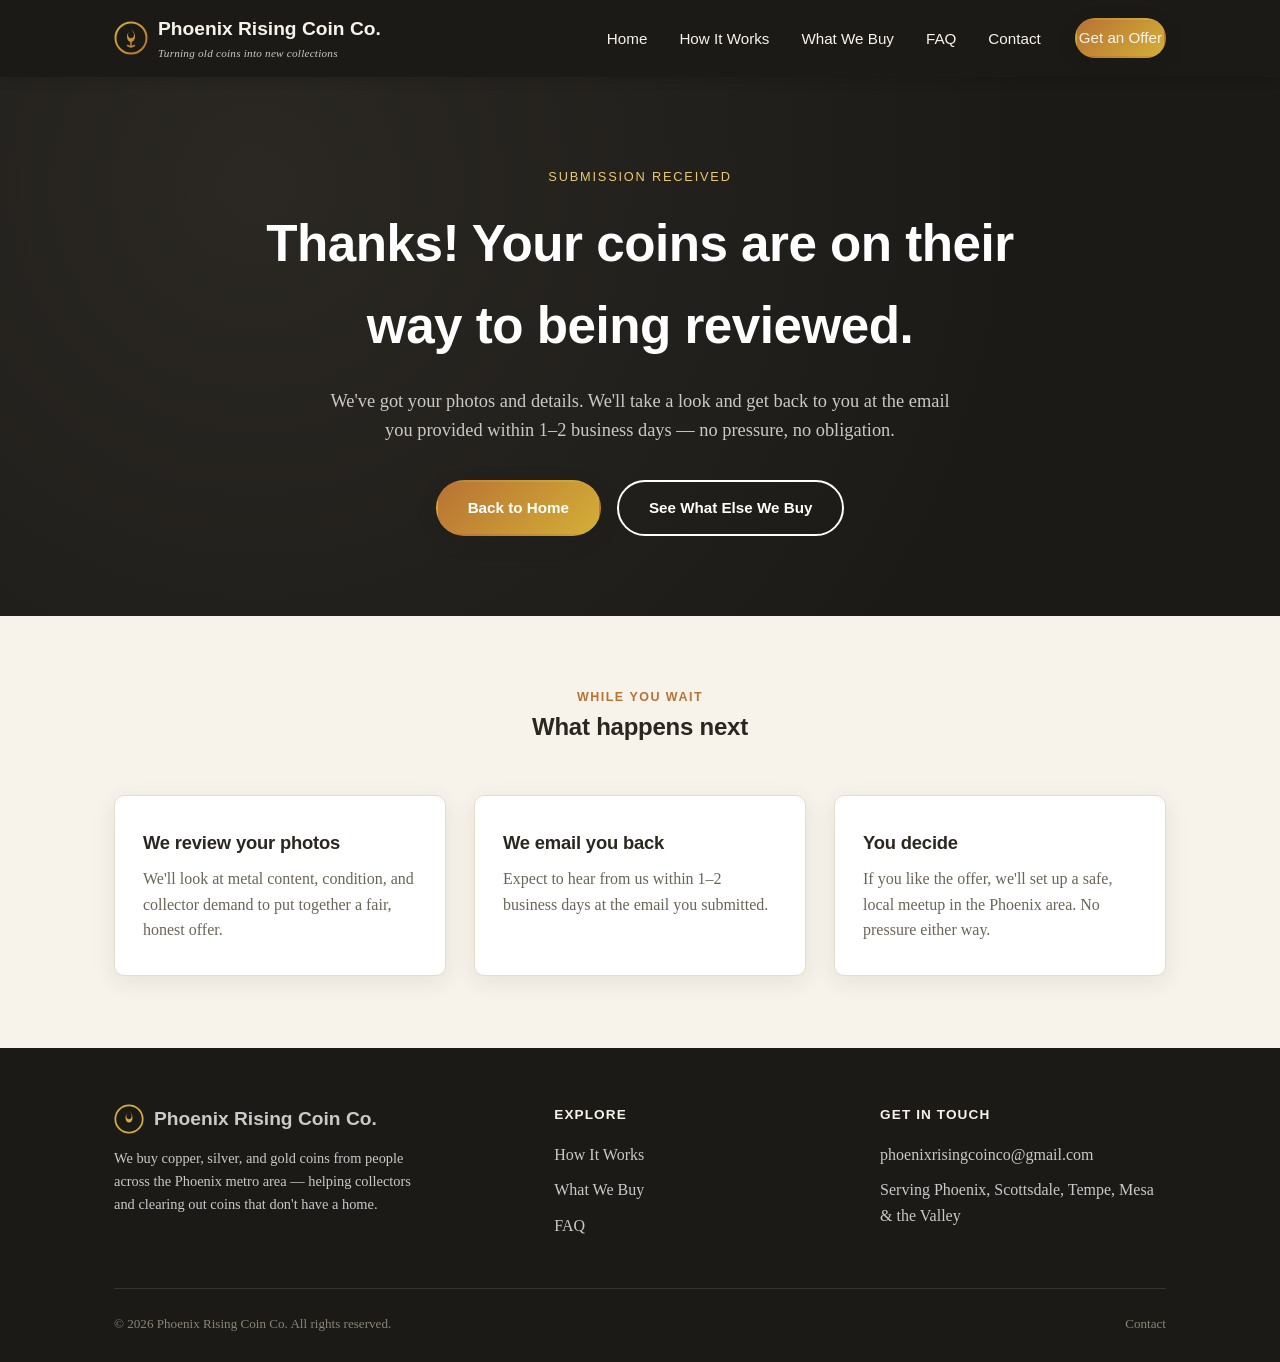
<file: thanks.html>
<!DOCTYPE html>
<html lang="en">
<head>
<meta charset="UTF-8">
<meta name="viewport" content="width=device-width, initial-scale=1.0">
<title>Thanks! | Phoenix Rising Coin Co.</title>
<meta name="description" content="Thanks for sending your coin photos to Phoenix Rising Coin Co. We'll review them and get back to you within 1-2 business days.">
<link rel="icon" href="data:,">
<meta name="robots" content="noindex, follow">
<link rel="canonical" href="https://phoenixrisingcoinco.netlify.app/thanks">
<link rel="stylesheet" href="css/style.css">
</head>
<body>

<header class="site-header">
  <div class="nav-wrap">
    <a href="index.html" class="brand">
      <svg width="34" height="34" viewBox="0 0 34 34" fill="none" xmlns="http://www.w3.org/2000/svg">
        <circle cx="17" cy="17" r="15.5" stroke="url(#g)" stroke-width="2"/>
        <path d="M17 8c1.8 2 3 3.8 3 6 0 2-1.3 3.2-3 3.2S14 16 14 14c0-1.6.7-3 1.6-4.3C14.6 11 13 13.2 13 15.5 13 18.5 14.8 21 17 21s4-2.5 4-5.5c0-3.4-2.2-6-4-7.5z" fill="url(#g)"/>
        <path d="M17 21v5M13.5 24.5 17 26l3.5-1.5" stroke="url(#g)" stroke-width="1.4" stroke-linecap="round" stroke-linejoin="round"/>
        <defs>
          <linearGradient id="g" x1="2" y1="2" x2="32" y2="32" gradientUnits="userSpaceOnUse">
            <stop stop-color="#d4af37"/>
            <stop offset="1" stop-color="#b87333"/>
          </linearGradient>
        </defs>
      </svg>
      <span>Phoenix Rising Coin Co.<span class="tagline">Turning old coins into new collections</span></span>
    </a>
    <button class="nav-toggle" aria-label="Toggle menu">&#9776;</button>
    <ul class="nav-links">
      <li><a href="index.html">Home</a></li>
      <li><a href="how-it-works.html">How It Works</a></li>
      <li><a href="what-we-buy.html">What We Buy</a></li>
      <li><a href="faq.html">FAQ</a></li>
      <li><a href="contact.html">Contact</a></li>
      <li><a href="contact.html" class="btn btn-primary">Get an Offer</a></li>
    </ul>
  </div>
</header>

<section class="hero">
  <div class="container">
    <div class="eyebrow">Submission received</div>
    <h1>Thanks! Your coins are on their way to being reviewed.</h1>
    <p class="lead">We've got your photos and details. We'll take a look and get back to you at the email you provided within 1&ndash;2 business days &mdash; no pressure, no obligation.</p>
    <div class="hero-actions">
      <a href="index.html" class="btn btn-primary">Back to Home</a>
      <a href="what-we-buy.html" class="btn btn-outline" style="border-color:#fff;color:#fff;">See What Else We Buy</a>
    </div>
  </div>
</section>

<section>
  <div class="container">
    <div class="section-head">
      <div class="eyebrow">While you wait</div>
      <h2>What happens next</h2>
    </div>
    <div class="grid grid-3">
      <div class="card">
        <h3>We review your photos</h3>
        <p>We'll look at metal content, condition, and collector demand to put together a fair, honest offer.</p>
      </div>
      <div class="card">
        <h3>We email you back</h3>
        <p>Expect to hear from us within 1&ndash;2 business days at the email you submitted.</p>
      </div>
      <div class="card">
        <h3>You decide</h3>
        <p>If you like the offer, we'll set up a safe, local meetup in the Phoenix area. No pressure either way.</p>
      </div>
    </div>
  </div>
</section>

<footer class="site-footer">
  <div class="container">
    <div class="footer-grid">
      <div class="footer-brand">
        <a href="index.html" class="brand">
          <svg width="30" height="30" viewBox="0 0 34 34" fill="none" xmlns="http://www.w3.org/2000/svg">
            <circle cx="17" cy="17" r="15.5" stroke="#d4af37" stroke-width="2"/>
            <path d="M17 8c1.8 2 3 3.8 3 6 0 2-1.3 3.2-3 3.2S14 16 14 14c0-1.6.7-3 1.6-4.3C14.6 11 13 13.2 13 15.5 13 18.5 14.8 21 17 21s4-2.5 4-5.5c0-3.4-2.2-6-4-7.5z" fill="#d4af37"/>
          </svg>
          <span>Phoenix Rising Coin Co.</span>
        </a>
        <p>We buy copper, silver, and gold coins from people across the Phoenix metro area — helping collectors and clearing out coins that don't have a home.</p>
      </div>
      <div>
        <h4>Explore</h4>
        <ul>
          <li><a href="how-it-works.html">How It Works</a></li>
          <li><a href="what-we-buy.html">What We Buy</a></li>
          <li><a href="faq.html">FAQ</a></li>
        </ul>
      </div>
      <div>
        <h4>Get In Touch</h4>
        <ul>
          <li><a href="mailto:phoenixrisingcoinco@gmail.com">phoenixrisingcoinco@gmail.com</a></li>
          <li>Serving Phoenix, Scottsdale, Tempe, Mesa &amp; the Valley</li>
        </ul>
      </div>
    </div>
    <div class="footer-bottom">
      <span>&copy; 2026 Phoenix Rising Coin Co. All rights reserved.</span>
      <span><a href="contact.html">Contact</a></span>
    </div>
  </div>
</footer>

<script src="js/main.js"></script>
</body>
</html>
</file>
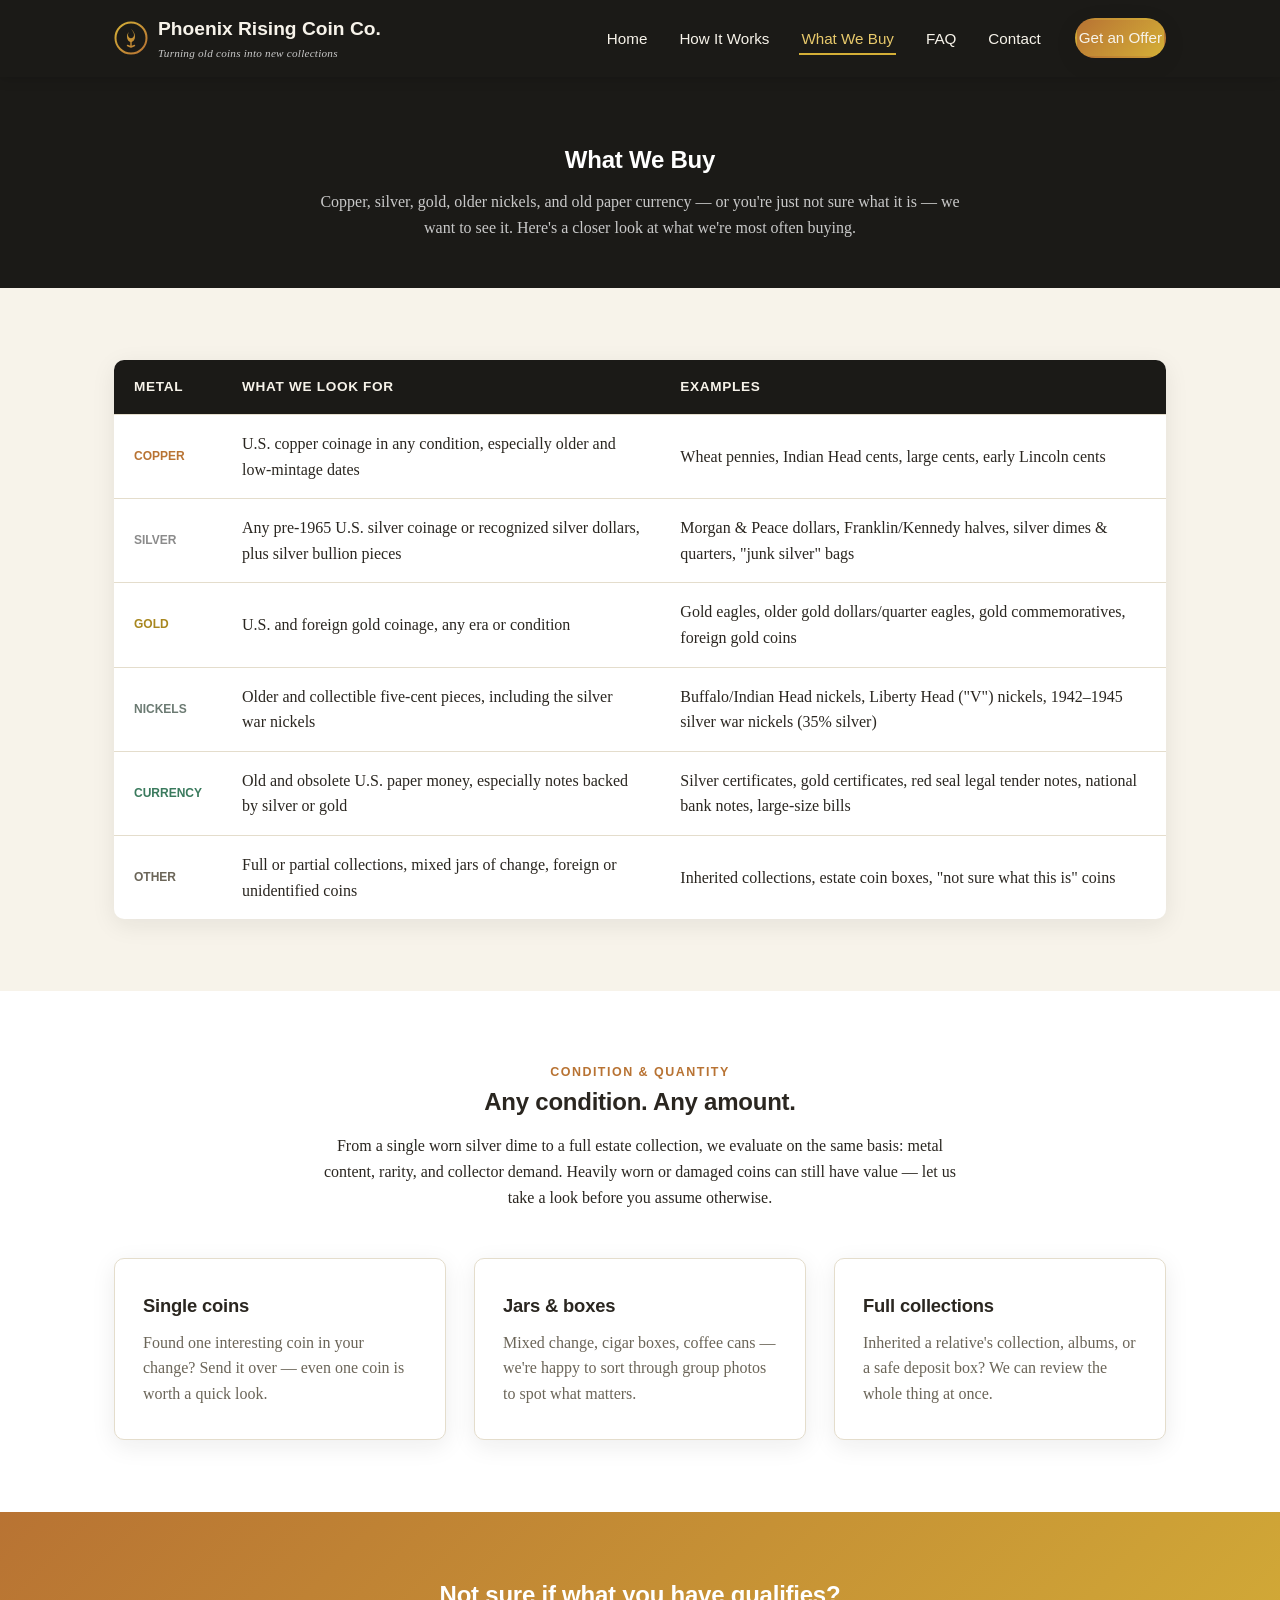
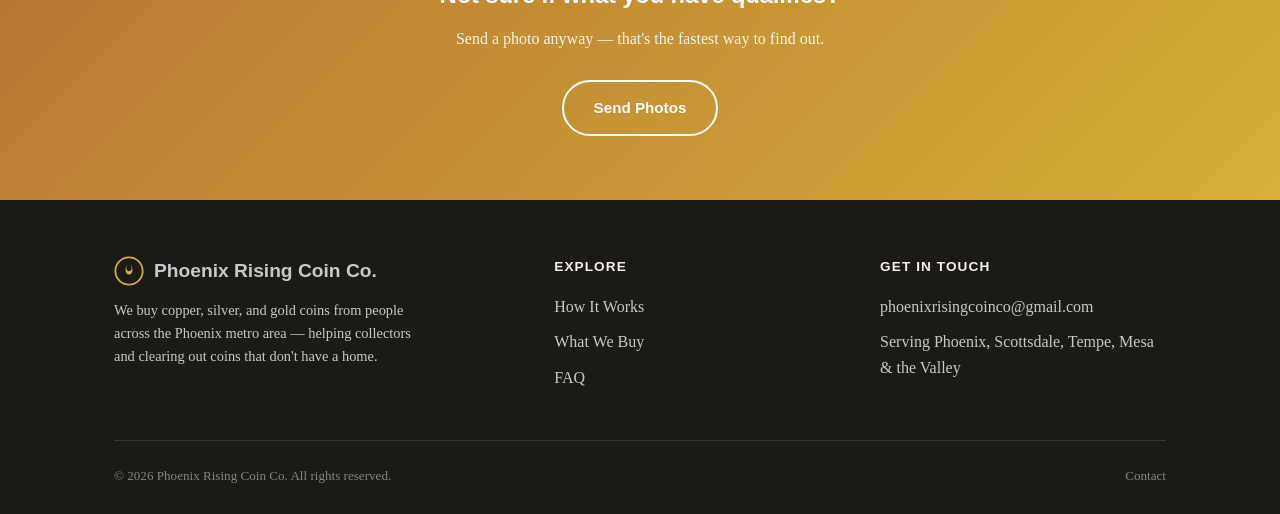
<file: what-we-buy.html>
<!DOCTYPE html>
<html lang="en">
<head>
<meta charset="UTF-8">
<meta name="viewport" content="width=device-width, initial-scale=1.0">
<title>What We Buy | Copper, Silver &amp; Gold Coins | Phoenix Rising Coin Co.</title>
<meta name="description" content="We buy wheat pennies, Morgan and Peace silver dollars, pre-1965 junk silver, gold coins, older nickels, old paper currency, and full inherited collections. See the full guide to what Phoenix Rising Coin Co. is looking for.">
<link rel="icon" href="data:,">
<link rel="canonical" href="https://phoenixrisingcoinco.netlify.app/what-we-buy">
<link rel="stylesheet" href="css/style.css">
<script type="application/ld+json">
{
  "@context": "https://schema.org",
  "@type": "LocalBusiness",
  "name": "Phoenix Rising Coin Co.",
  "description": "We buy copper, silver, and gold coins, older nickels, and old paper currency from people across the Phoenix, AZ metro area. Free, no-obligation evaluations for inherited or unwanted coin collections.",
  "url": "https://phoenixrisingcoinco.netlify.app/",
  "email": "phoenixrisingcoinco@gmail.com",
  "areaServed": [
    { "@type": "City", "name": "Phoenix" },
    { "@type": "City", "name": "Scottsdale" },
    { "@type": "City", "name": "Tempe" },
    { "@type": "City", "name": "Mesa" },
    { "@type": "City", "name": "Glendale" },
    { "@type": "City", "name": "Chandler" }
  ],
  "address": {
    "@type": "PostalAddress",
    "addressLocality": "Phoenix",
    "addressRegion": "AZ",
    "addressCountry": "US"
  },
  "priceRange": "Free evaluation"
}
</script>
</head>
<body>

<header class="site-header">
  <div class="nav-wrap">
    <a href="index.html" class="brand">
      <svg width="34" height="34" viewBox="0 0 34 34" fill="none" xmlns="http://www.w3.org/2000/svg">
        <circle cx="17" cy="17" r="15.5" stroke="url(#g)" stroke-width="2"/>
        <path d="M17 8c1.8 2 3 3.8 3 6 0 2-1.3 3.2-3 3.2S14 16 14 14c0-1.6.7-3 1.6-4.3C14.6 11 13 13.2 13 15.5 13 18.5 14.8 21 17 21s4-2.5 4-5.5c0-3.4-2.2-6-4-7.5z" fill="url(#g)"/>
        <path d="M17 21v5M13.5 24.5 17 26l3.5-1.5" stroke="url(#g)" stroke-width="1.4" stroke-linecap="round" stroke-linejoin="round"/>
        <defs>
          <linearGradient id="g" x1="2" y1="2" x2="32" y2="32" gradientUnits="userSpaceOnUse">
            <stop stop-color="#d4af37"/>
            <stop offset="1" stop-color="#b87333"/>
          </linearGradient>
        </defs>
      </svg>
      <span>Phoenix Rising Coin Co.<span class="tagline">Turning old coins into new collections</span></span>
    </a>
    <button class="nav-toggle" aria-label="Toggle menu">&#9776;</button>
    <ul class="nav-links">
      <li><a href="index.html">Home</a></li>
      <li><a href="how-it-works.html">How It Works</a></li>
      <li><a href="what-we-buy.html">What We Buy</a></li>
      <li><a href="faq.html">FAQ</a></li>
      <li><a href="contact.html">Contact</a></li>
      <li><a href="contact.html" class="btn btn-primary">Get an Offer</a></li>
    </ul>
  </div>
</header>

<section class="page-header">
  <div class="container">
    <h1>What We Buy</h1>
    <p>Copper, silver, gold, older nickels, and old paper currency — or you're just not sure what it is — we want to see it. Here's a closer look at what we're most often buying.</p>
  </div>
</section>

<section>
  <div class="container">
    <table class="coin-table">
      <thead>
        <tr><th>Metal</th><th>What we look for</th><th>Examples</th></tr>
      </thead>
      <tbody>
        <tr>
          <td class="tag tag-copper">Copper</td>
          <td>U.S. copper coinage in any condition, especially older and low-mintage dates</td>
          <td>Wheat pennies, Indian Head cents, large cents, early Lincoln cents</td>
        </tr>
        <tr>
          <td class="tag tag-silver">Silver</td>
          <td>Any pre-1965 U.S. silver coinage or recognized silver dollars, plus silver bullion pieces</td>
          <td>Morgan &amp; Peace dollars, Franklin/Kennedy halves, silver dimes &amp; quarters, "junk silver" bags</td>
        </tr>
        <tr>
          <td class="tag tag-gold">Gold</td>
          <td>U.S. and foreign gold coinage, any era or condition</td>
          <td>Gold eagles, older gold dollars/quarter eagles, gold commemoratives, foreign gold coins</td>
        </tr>
        <tr>
          <td class="tag tag-nickel">Nickels</td>
          <td>Older and collectible five-cent pieces, including the silver war nickels</td>
          <td>Buffalo/Indian Head nickels, Liberty Head ("V") nickels, 1942&ndash;1945 silver war nickels (35% silver)</td>
        </tr>
        <tr>
          <td class="tag tag-currency">Currency</td>
          <td>Old and obsolete U.S. paper money, especially notes backed by silver or gold</td>
          <td>Silver certificates, gold certificates, red seal legal tender notes, national bank notes, large-size bills</td>
        </tr>
        <tr>
          <td class="tag" style="color:var(--text-muted)">Other</td>
          <td>Full or partial collections, mixed jars of change, foreign or unidentified coins</td>
          <td>Inherited collections, estate coin boxes, "not sure what this is" coins</td>
        </tr>
      </tbody>
    </table>
  </div>
</section>

<section class="alt">
  <div class="container">
    <div class="section-head">
      <div class="eyebrow">Condition &amp; quantity</div>
      <h2>Any condition. Any amount.</h2>
      <p>From a single worn silver dime to a full estate collection, we evaluate on the same basis: metal content, rarity, and collector demand. Heavily worn or damaged coins can still have value — let us take a look before you assume otherwise.</p>
    </div>
    <div class="grid grid-3">
      <div class="card">
        <h3>Single coins</h3>
        <p>Found one interesting coin in your change? Send it over — even one coin is worth a quick look.</p>
      </div>
      <div class="card">
        <h3>Jars &amp; boxes</h3>
        <p>Mixed change, cigar boxes, coffee cans — we're happy to sort through group photos to spot what matters.</p>
      </div>
      <div class="card">
        <h3>Full collections</h3>
        <p>Inherited a relative's collection, albums, or a safe deposit box? We can review the whole thing at once.</p>
      </div>
    </div>
  </div>
</section>

<section class="cta-band">
  <div class="container">
    <h2>Not sure if what you have qualifies?</h2>
    <p>Send a photo anyway — that's the fastest way to find out.</p>
    <a href="contact.html" class="btn btn-outline">Send Photos</a>
  </div>
</section>

<footer class="site-footer">
  <div class="container">
    <div class="footer-grid">
      <div class="footer-brand">
        <a href="index.html" class="brand">
          <svg width="30" height="30" viewBox="0 0 34 34" fill="none" xmlns="http://www.w3.org/2000/svg">
            <circle cx="17" cy="17" r="15.5" stroke="#d4af37" stroke-width="2"/>
            <path d="M17 8c1.8 2 3 3.8 3 6 0 2-1.3 3.2-3 3.2S14 16 14 14c0-1.6.7-3 1.6-4.3C14.6 11 13 13.2 13 15.5 13 18.5 14.8 21 17 21s4-2.5 4-5.5c0-3.4-2.2-6-4-7.5z" fill="#d4af37"/>
          </svg>
          <span>Phoenix Rising Coin Co.</span>
        </a>
        <p>We buy copper, silver, and gold coins from people across the Phoenix metro area — helping collectors and clearing out coins that don't have a home.</p>
      </div>
      <div>
        <h4>Explore</h4>
        <ul>
          <li><a href="how-it-works.html">How It Works</a></li>
          <li><a href="what-we-buy.html">What We Buy</a></li>
          <li><a href="faq.html">FAQ</a></li>
        </ul>
      </div>
      <div>
        <h4>Get In Touch</h4>
        <ul>
          <li><a href="mailto:phoenixrisingcoinco@gmail.com">phoenixrisingcoinco@gmail.com</a></li>
          <li>Serving Phoenix, Scottsdale, Tempe, Mesa &amp; the Valley</li>
        </ul>
      </div>
    </div>
    <div class="footer-bottom">
      <span>&copy; 2026 Phoenix Rising Coin Co. All rights reserved.</span>
      <span><a href="contact.html">Contact</a></span>
    </div>
  </div>
</footer>

<script src="js/main.js"></script>
</body>
</html>
</file>
<file: css/style.css>
/* ===========================================================
   Phoenix Rising Coin Co. — shared stylesheet
   Palette: charcoal base, copper / silver / gold accents
=========================================================== */

:root {
  --charcoal: #1b1a17;
  --charcoal-light: #262420;
  --cream: #f7f3ea;
  --copper: #b87333;
  --copper-light: #d68a4c;
  --silver: #c9c9c9;
  --gold: #d4af37;
  --gold-light: #e8c96b;
  --text-dark: #2a2620;
  --text-muted: #6b6558;
  --border: #e4ddcc;
  --max-width: 1100px;
  --radius: 10px;
  --shadow: 0 6px 24px rgba(27, 26, 23, 0.08);
}

* { box-sizing: border-box; }

html { scroll-behavior: smooth; }

body {
  margin: 0;
  font-family: "Georgia", "Iowan Old Style", "Times New Roman", serif;
  color: var(--text-dark);
  background: var(--cream);
  line-height: 1.6;
  -webkit-font-smoothing: antialiased;
}

h1, h2, h3, h4 {
  font-family: "Helvetica Neue", Arial, sans-serif;
  font-weight: 700;
  letter-spacing: -0.01em;
  color: var(--text-dark);
  margin: 0 0 0.5em;
}

p { margin: 0 0 1em; }

a { color: var(--copper); text-decoration: none; }
a:hover { color: var(--gold); }

img { max-width: 100%; display: block; }

.container {
  max-width: var(--max-width);
  margin: 0 auto;
  padding: 0 24px;
}

/* ---------- Buttons ---------- */
.btn {
  display: inline-block;
  font-family: "Helvetica Neue", Arial, sans-serif;
  font-weight: 600;
  font-size: 0.95rem;
  padding: 14px 30px;
  border-radius: 999px;
  border: 2px solid transparent;
  cursor: pointer;
  text-align: center;
  transition: transform 0.15s ease, box-shadow 0.15s ease, background 0.15s ease;
}
.btn-primary {
  background: linear-gradient(135deg, var(--copper), var(--gold));
  color: #fff;
  box-shadow: var(--shadow);
}
.btn-primary:hover { transform: translateY(-2px); color: #fff; box-shadow: 0 10px 28px rgba(184,115,51,0.35); }
.btn-outline {
  background: transparent;
  border-color: var(--charcoal);
  color: var(--charcoal);
}
.btn-outline:hover { background: var(--charcoal); color: var(--cream); }
.btn-block { width: 100%; }

/* ---------- Header / Nav ---------- */
.site-header {
  background: var(--charcoal);
  position: sticky;
  top: 0;
  z-index: 100;
  box-shadow: 0 2px 12px rgba(0,0,0,0.15);
}
.nav-wrap {
  display: flex;
  align-items: center;
  justify-content: space-between;
  padding: 14px 24px;
  max-width: var(--max-width);
  margin: 0 auto;
}
.brand {
  display: flex;
  align-items: center;
  gap: 10px;
  color: var(--cream);
  font-family: "Helvetica Neue", Arial, sans-serif;
  font-weight: 700;
  font-size: 1.2rem;
}
.brand:hover { color: var(--gold-light); }
.brand svg { flex-shrink: 0; }
.brand .tagline {
  display: block;
  font-family: Georgia, serif;
  font-weight: 400;
  font-style: italic;
  font-size: 0.7rem;
  color: var(--silver);
  letter-spacing: 0.02em;
}

.nav-links {
  display: flex;
  align-items: center;
  gap: 28px;
  list-style: none;
  margin: 0;
  padding: 0;
}
.nav-links a {
  color: var(--cream);
  font-family: "Helvetica Neue", Arial, sans-serif;
  font-size: 0.95rem;
  font-weight: 500;
  padding: 6px 2px;
  border-bottom: 2px solid transparent;
}
.nav-links a:hover,
.nav-links a.active { color: var(--gold-light); border-bottom-color: var(--gold); }
.nav-links .btn { margin-left: 4px; }

.nav-toggle {
  display: none;
  background: none;
  border: none;
  color: var(--cream);
  font-size: 1.6rem;
  cursor: pointer;
}

@media (max-width: 780px) {
  .nav-toggle { display: block; }
  .nav-links {
    position: absolute;
    top: 100%;
    left: 0;
    right: 0;
    background: var(--charcoal);
    flex-direction: column;
    align-items: flex-start;
    gap: 0;
    max-height: 0;
    overflow: hidden;
    transition: max-height 0.25s ease;
  }
  .nav-links.open { max-height: 400px; }
  .nav-links li { width: 100%; }
  .nav-links a { display: block; padding: 14px 24px; border-bottom: 1px solid rgba(255,255,255,0.08); }
  .nav-links .btn { margin: 12px 24px; }
}

/* ---------- Hero ---------- */
.hero {
  background: radial-gradient(circle at 20% 20%, #2b2823, var(--charcoal) 70%);
  color: var(--cream);
  padding: 90px 24px 80px;
  text-align: center;
}
.hero .eyebrow {
  font-family: "Helvetica Neue", Arial, sans-serif;
  text-transform: uppercase;
  letter-spacing: 0.14em;
  font-size: 0.8rem;
  color: var(--gold-light);
  margin-bottom: 16px;
}
.hero h1 {
  color: #fff;
  font-size: clamp(2rem, 5vw, 3.2rem);
  max-width: 780px;
  margin: 0 auto 20px;
}
.hero p.lead {
  max-width: 620px;
  margin: 0 auto 34px;
  color: var(--silver);
  font-size: 1.15rem;
}
.hero-actions { display: flex; gap: 16px; justify-content: center; flex-wrap: wrap; }

.page-header {
  background: var(--charcoal);
  color: var(--cream);
  padding: 64px 24px 48px;
  text-align: center;
}
.page-header h1 { color: #fff; margin-bottom: 10px; }
.page-header p { color: var(--silver); max-width: 640px; margin: 0 auto; }

/* ---------- Sections ---------- */
section { padding: 72px 0; }
section.alt { background: #fff; }
.section-head { text-align: center; max-width: 640px; margin: 0 auto 48px; }
.section-head .eyebrow {
  font-family: "Helvetica Neue", Arial, sans-serif;
  text-transform: uppercase;
  letter-spacing: 0.12em;
  font-size: 0.78rem;
  color: var(--copper);
  font-weight: 700;
}

/* ---------- Cards / Grids ---------- */
.grid {
  display: grid;
  gap: 28px;
}
.grid-3 { grid-template-columns: repeat(3, 1fr); }
.grid-2 { grid-template-columns: repeat(2, 1fr); }
@media (max-width: 860px) {
  .grid-3, .grid-2 { grid-template-columns: 1fr; }
}

.card {
  background: #fff;
  border: 1px solid var(--border);
  border-radius: var(--radius);
  padding: 32px 28px;
  box-shadow: var(--shadow);
}
.card .icon {
  width: 52px; height: 52px;
  display: flex; align-items: center; justify-content: center;
  border-radius: 50%;
  background: linear-gradient(135deg, var(--copper), var(--gold));
  color: #fff;
  margin-bottom: 18px;
}
.card h3 { font-size: 1.15rem; }
.card p { color: var(--text-muted); margin-bottom: 0; }

.step-card { position: relative; padding-top: 44px; }
.step-num {
  position: absolute;
  top: -18px; left: 28px;
  width: 40px; height: 40px;
  border-radius: 50%;
  background: var(--charcoal);
  color: var(--gold-light);
  font-family: "Helvetica Neue", Arial, sans-serif;
  font-weight: 700;
  display: flex; align-items: center; justify-content: center;
}

/* ---------- Trust strip ---------- */
.trust-strip {
  background: var(--charcoal-light);
  color: var(--cream);
  padding: 26px 0;
}
.trust-strip .container {
  display: flex;
  justify-content: center;
  gap: 48px;
  flex-wrap: wrap;
  text-align: center;
  font-family: "Helvetica Neue", Arial, sans-serif;
  font-size: 0.9rem;
  color: var(--silver);
}
.trust-strip strong { color: var(--gold-light); display: block; font-size: 1.4rem; font-family: Georgia, serif; }

/* ---------- Coin type table ---------- */
.coin-table { width: 100%; border-collapse: collapse; background: #fff; box-shadow: var(--shadow); border-radius: var(--radius); overflow: hidden; }
.coin-table th, .coin-table td { text-align: left; padding: 16px 20px; border-bottom: 1px solid var(--border); }
.coin-table th { font-family: "Helvetica Neue", Arial, sans-serif; background: var(--charcoal); color: var(--cream); font-size: 0.85rem; text-transform: uppercase; letter-spacing: 0.05em; }
.coin-table tr:last-child td { border-bottom: none; }
.coin-table td.tag {
  font-family: "Helvetica Neue", Arial, sans-serif;
  font-size: 0.75rem;
  font-weight: 700;
  text-transform: uppercase;
}
.tag-copper { color: var(--copper); }
.tag-silver { color: #8b8b8b; }
.tag-gold { color: #a8871f; }
.tag-nickel { color: #6b7a72; }
.tag-currency { color: #3a7a5d; }

/* ---------- 4-up grid ---------- */
.grid-4 { grid-template-columns: repeat(4, 1fr); }
@media (max-width: 960px) { .grid-4 { grid-template-columns: repeat(2, 1fr); } }
@media (max-width: 560px) { .grid-4 { grid-template-columns: 1fr; } }

/* ---------- FAQ ---------- */
.faq-item {
  border-bottom: 1px solid var(--border);
  padding: 22px 0;
}
.faq-item h3 { font-size: 1.05rem; margin-bottom: 8px; }
.faq-item p { color: var(--text-muted); margin: 0; }

/* ---------- Contact / Form ---------- */
.contact-layout {
  display: grid;
  grid-template-columns: 1fr 1.2fr;
  gap: 48px;
  align-items: start;
}
@media (max-width: 860px) { .contact-layout { grid-template-columns: 1fr; } }

.contact-info .card { margin-bottom: 20px; }
.contact-info a { font-weight: 600; }

.form-card {
  background: #fff;
  border: 1px solid var(--border);
  border-radius: var(--radius);
  padding: 36px;
  box-shadow: var(--shadow);
}
.form-row { margin-bottom: 20px; }
.form-row label {
  display: block;
  font-family: "Helvetica Neue", Arial, sans-serif;
  font-size: 0.85rem;
  font-weight: 600;
  margin-bottom: 6px;
}
.form-row input,
.form-row textarea,
.form-row select {
  width: 100%;
  padding: 12px 14px;
  border: 1px solid var(--border);
  border-radius: 6px;
  font-family: inherit;
  font-size: 1rem;
  background: var(--cream);
}
.form-row input:focus,
.form-row textarea:focus,
.form-row select:focus {
  outline: none;
  border-color: var(--copper);
  background: #fff;
}
.form-row textarea { resize: vertical; min-height: 110px; }
.form-hint { font-size: 0.8rem; color: var(--text-muted); margin-top: 6px; }
.form-note {
  background: #fbf3e3;
  border: 1px solid var(--gold);
  border-radius: 8px;
  padding: 14px 18px;
  font-size: 0.9rem;
  color: var(--text-dark);
  margin-bottom: 24px;
}

/* ---------- CTA band ---------- */
.cta-band {
  background: linear-gradient(135deg, var(--copper), var(--gold));
  color: #fff;
  text-align: center;
  padding: 64px 24px;
}
.cta-band h2 { color: #fff; }
.cta-band p { color: rgba(255,255,255,0.9); max-width: 520px; margin: 0 auto 28px; }
.cta-band .btn-outline { border-color: #fff; color: #fff; }
.cta-band .btn-outline:hover { background: #fff; color: var(--copper); }

/* ---------- Footer ---------- */
.site-footer {
  background: var(--charcoal);
  color: var(--silver);
  padding: 56px 0 28px;
}
.footer-grid {
  display: grid;
  grid-template-columns: 1.4fr 1fr 1fr;
  gap: 40px;
  margin-bottom: 40px;
}
@media (max-width: 700px) { .footer-grid { grid-template-columns: 1fr; } }
.footer-grid h4 {
  color: var(--cream);
  font-size: 0.85rem;
  text-transform: uppercase;
  letter-spacing: 0.08em;
  margin-bottom: 16px;
}
.footer-grid ul { list-style: none; padding: 0; margin: 0; }
.footer-grid li { margin-bottom: 10px; }
.footer-grid a { color: var(--silver); }
.footer-grid a:hover { color: var(--gold-light); }
.footer-brand .brand { margin-bottom: 12px; }
.footer-brand p { font-size: 0.9rem; color: var(--silver); max-width: 320px; }

.social-icons { display: flex; gap: 12px; margin-top: 14px; }
.social-icons a {
  width: 38px; height: 38px;
  border-radius: 50%;
  border: 1px solid rgba(255,255,255,0.25);
  display: flex; align-items: center; justify-content: center;
  color: var(--cream);
  transition: background 0.15s ease, border-color 0.15s ease;
}
.social-icons a:hover { background: var(--gold); border-color: var(--gold); color: var(--charcoal); }

.footer-bottom {
  border-top: 1px solid rgba(255,255,255,0.12);
  padding-top: 24px;
  font-size: 0.82rem;
  color: #8a8578;
  display: flex;
  justify-content: space-between;
  flex-wrap: wrap;
  gap: 10px;
}
.footer-bottom a { color: #8a8578; }
.footer-bottom a:hover { color: var(--gold-light); }
</file>
